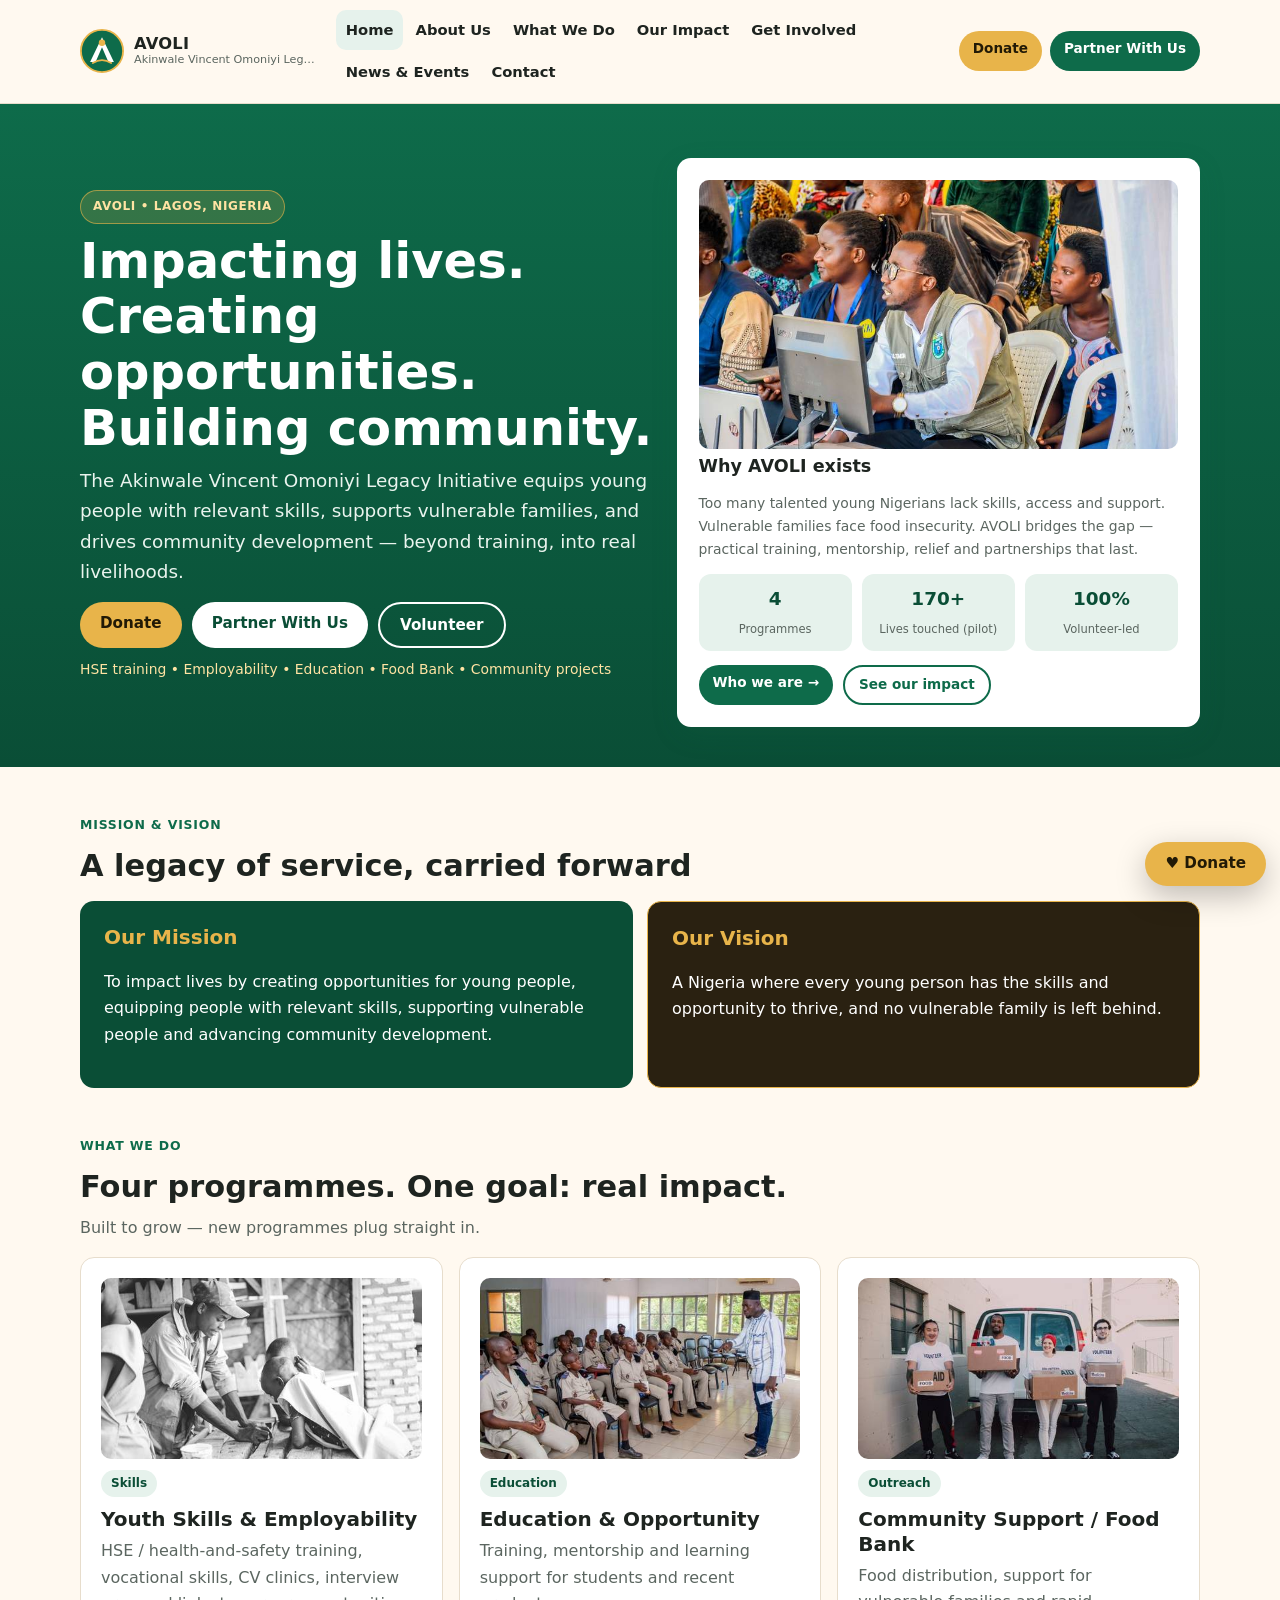
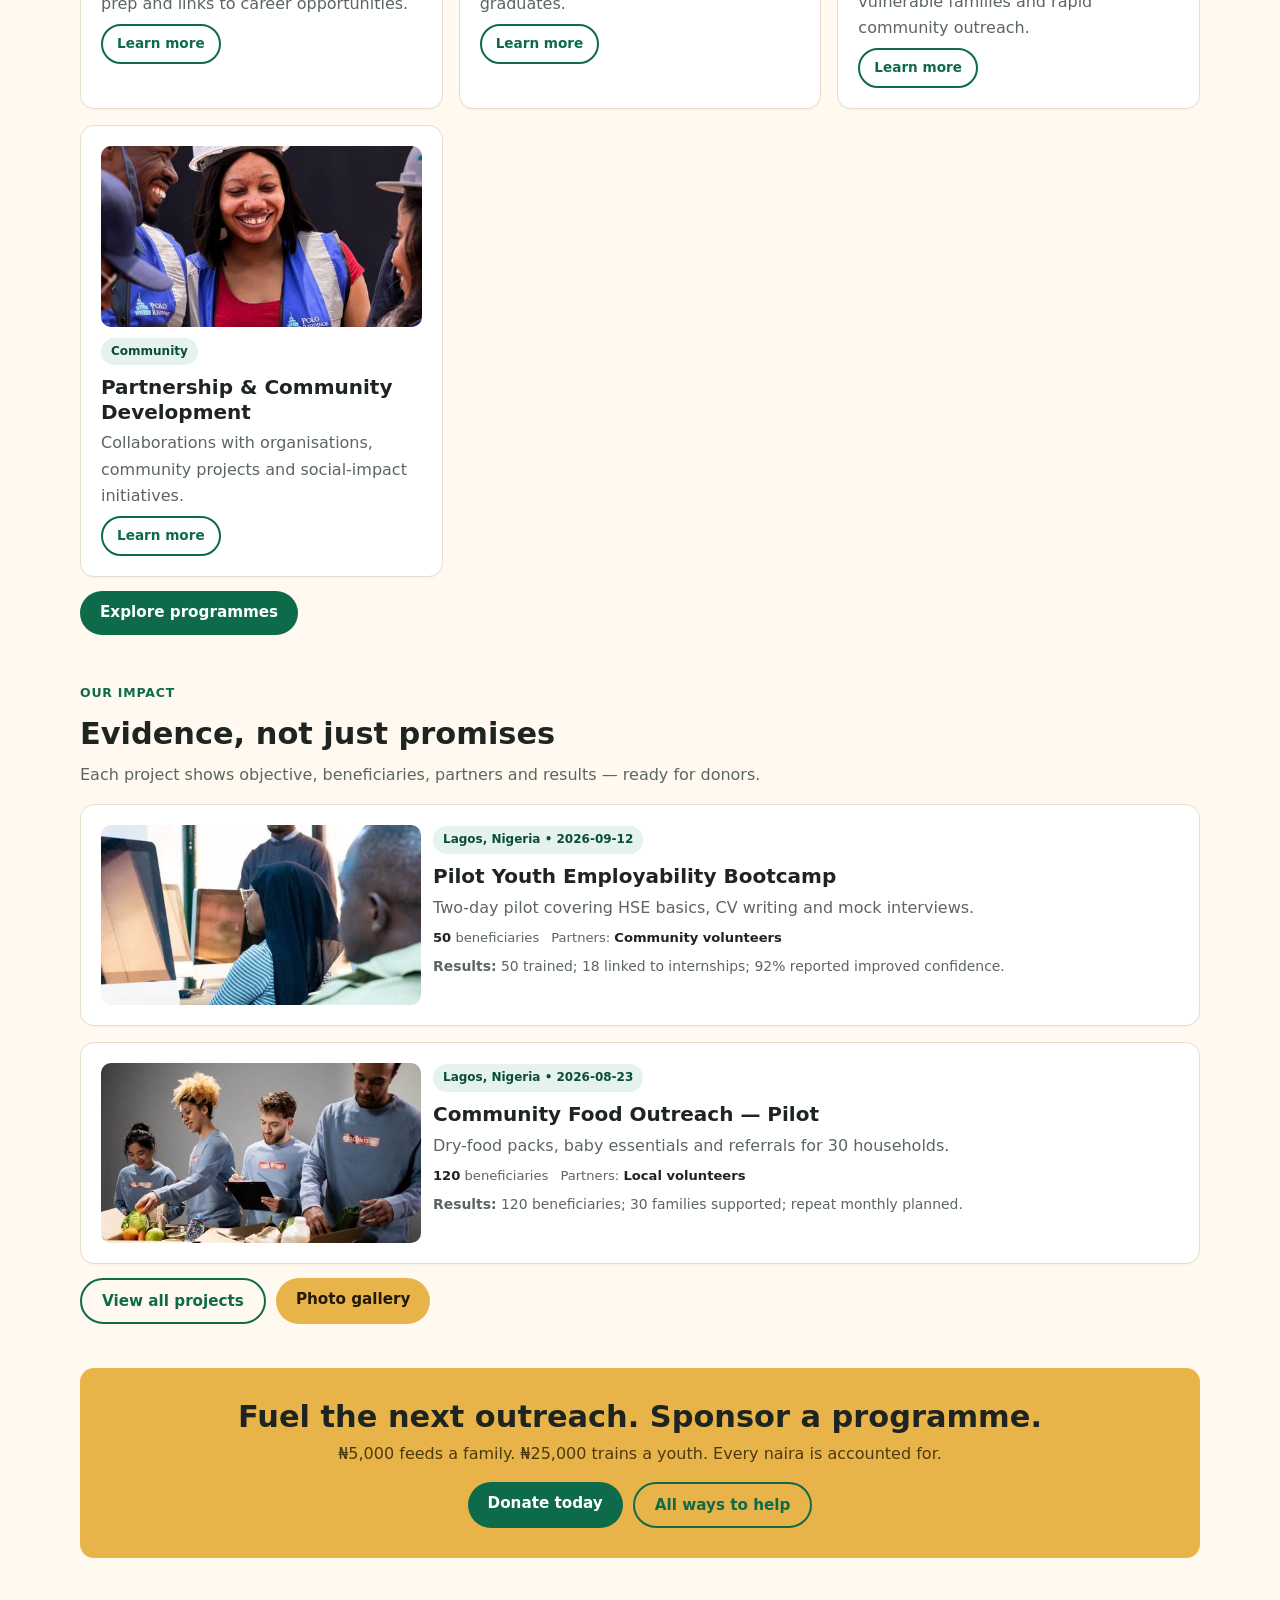
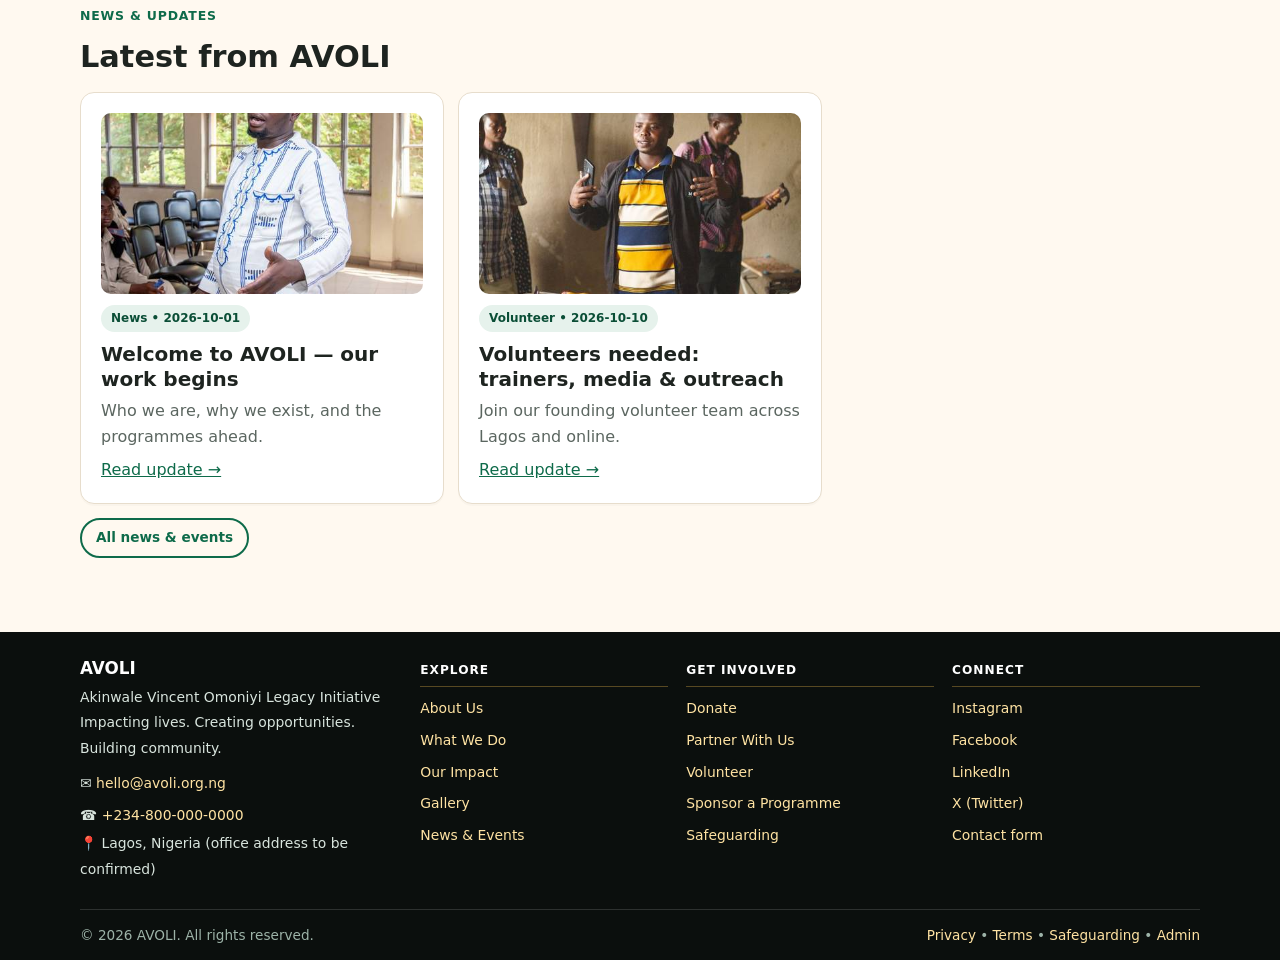
<file: index.html>
<!doctype html>
<html lang="en-NG">
<head>
<meta charset="utf-8">
<meta name="viewport" content="width=device-width,initial-scale=1">
<title>AVOLI — Akinwale Vincent Omoniyi Legacy Initiative | Impacting Lives in Nigeria</title>
<meta name="description" content="AVOLI (Akinwale Vincent Omoniyi Legacy Initiative) impacts lives through youth skills & employability, education, food bank outreach and community development in Nigeria. Donate, partner or volunteer.">
<link rel="canonical" href="https://www.avoli.org.ng/">
<meta property="og:title" content="AVOLI — Impacting Lives. Creating Opportunities.">
<meta property="og:description" content="Youth skills, education, food bank & community development in Nigeria. Donate, partner or volunteer.">
<meta property="og:type" content="website">
<meta property="og:url" content="https://avoli-website.vercel.app/">
<meta property="og:image" content="https://avoli-website.vercel.app/assets/img/social-card.png">
<meta property="og:image:width" content="1200"><meta property="og:image:height" content="630">
<meta name="twitter:card" content="summary_large_image">
<meta name="twitter:title" content="AVOLI — Impacting Lives. Creating Opportunities.">
<meta name="twitter:description" content="Youth skills, education, food bank & community development in Nigeria.">
<meta name="twitter:image" content="https://avoli-website.vercel.app/assets/img/social-card.png">
<link rel="icon" href="assets/logo.svg"><link rel="manifest" href="manifest.webmanifest"><meta name="theme-color" content="#0E6B4A"><link rel="apple-touch-icon" href="apple-touch-icon.png">
<link rel="stylesheet" href="css/style.css">
<script type="application/ld+json">{"@context":"https://schema.org","@type":"NGO","name":"Akinwale Vincent Omoniyi Legacy Initiative","alternateName":"AVOLI","url":"https://www.avoli.org.ng","email":"hello@avoli.org.ng","areaServed":"Nigeria","description":"Youth skills & employability, education, food bank and community development."}</script>
</head>
<body>
<a class="skip" href="#main">Skip to content</a>
<header class="site-header"><div class="container header-inner">
<a class="brand" href="index.html" aria-label="AVOLI home"><img class="brand-mark" src="assets/logo.svg" alt="AVOLI logo"><span class="brand-text"><strong>AVOLI</strong><small>Akinwale Vincent Omoniyi Legacy Initiative</small></span></a>
<button class="nav-toggle" aria-label="Menu">☰ Menu</button>
<nav class="main-nav" aria-label="Main"><ul>
<li><a class="active" href="index.html">Home</a></li>
<li><a href="about.html">About Us</a></li>
<li><a href="what-we-do.html">What We Do</a></li>
<li><a href="impact.html">Our Impact</a></li>
<li><a href="get-involved.html">Get Involved</a></li>
<li><a href="news.html">News & Events</a></li>
<li><a href="contact.html">Contact</a></li>
</ul></nav>
<div class="header-ctas"><a class="btn btn-gold btn-small" href="donate.html">Donate</a><a class="btn btn-primary btn-small" href="partner.html">Partner With Us</a></div>
</div></header>
<main id="main">
<div class="hero"><div class="container hero-inner">
<div>
<span class="eyebrow">AVOLI • Lagos, Nigeria</span>
<h1>Impacting lives. Creating opportunities. Building community.</h1>
<p class="lead">The Akinwale Vincent Omoniyi Legacy Initiative equips young people with relevant skills, supports vulnerable families, and drives community development — beyond training, into real livelihoods.</p>
<div class="btn-row">
<a class="btn btn-gold" href="donate.html">Donate</a>
<a class="btn btn-primary" style="background:#fff;color:#0A4E36" href="partner.html">Partner With Us</a>
<a class="btn btn-outline" style="border-color:#fff;color:#fff" href="volunteer.html">Volunteer</a>
</div>
<p class="small" style="color:#FFE3A3;margin-top:10px">HSE training • Employability • Education • Food Bank • Community projects</p>
</div>
<div class="hero-card">
<img src="assets/img/hero-community.jpg" srcset="assets/img/hero-community-480.jpg 480w, assets/img/hero-community-800.jpg 800w, assets/img/hero-community.jpg 1400w" sizes="(max-width:900px) 92vw, 500px" alt="Community members learning together at an AVOLI-style outreach" style="border-radius:10px;width:100%;object-fit:cover;aspect-ratio:16/9" fetchpriority="high">
<h2>Why AVOLI exists</h2>
<p class="muted small">Too many talented young Nigerians lack skills, access and support. Vulnerable families face food insecurity. AVOLI bridges the gap — practical training, mentorship, relief and partnerships that last.</p>
<div class="stat-grid">
<div class="stat"><strong data-stat>4</strong><span>Programmes</span></div>
<div class="stat"><strong>170+</strong><span>Lives touched (pilot)</span></div>
<div class="stat"><strong>100%</strong><span>Volunteer-led</span></div>
</div>
<div class="btn-row"><a class="btn btn-primary btn-small" href="about.html">Who we are →</a><a class="btn btn-outline btn-small" href="impact.html">See our impact</a></div>
</div>
</div></div>
<section class="block"><div class="container">
<div class="section-head"><span class="kicker">Mission & Vision</span><h2>A legacy of service, carried forward</h2></div>
<div class="mission-vision">
<div class="mv"><h3>Our Mission</h3><p>To impact lives by creating opportunities for young people, equipping people with relevant skills, supporting vulnerable people and advancing community development.</p></div>
<div class="mv gold"><h3>Our Vision</h3><p>A Nigeria where every young person has the skills and opportunity to thrive, and no vulnerable family is left behind.</p></div>
</div>
</div></section>
<section class="block" style="padding-top:0"><div class="container">
<div class="section-head"><span class="kicker">What we do</span><h2>Four programmes. One goal: real impact.</h2><p>Built to grow — new programmes plug straight in.</p></div>
<div class="grid cards-3" data-programmes><p class="muted">Loading programmes…</p></div>
<div class="btn-row"><a class="btn btn-primary" href="what-we-do.html">Explore programmes</a></div>
</div></section>
<section class="block" style="padding-top:0"><div class="container">
<div class="section-head"><span class="kicker">Our impact</span><h2>Evidence, not just promises</h2><p>Each project shows objective, beneficiaries, partners and results — ready for donors.</p></div>
<div class="grid" data-projects="2"><p class="muted">Loading projects…</p></div>
<div class="btn-row"><a class="btn btn-outline" href="impact.html">View all projects</a><a class="btn btn-gold" href="gallery.html">Photo gallery</a></div>
</div></section>
<section class="block" style="padding-top:0"><div class="container">
<div class="cta-band"><h2>Fuel the next outreach. Sponsor a programme.</h2><p>₦5,000 feeds a family. ₦25,000 trains a youth. Every naira is accounted for.</p>
<div class="btn-row" style="justify-content:center"><a class="btn btn-primary" href="donate.html">Donate today</a><a class="btn btn-outline" href="get-involved.html">All ways to help</a></div></div>
</div></section>
<section class="block" style="padding-top:0"><div class="container">
<div class="section-head"><span class="kicker">News & updates</span><h2>Latest from AVOLI</h2></div>
<div class="news-grid" data-news="3"><p class="muted">Loading news…</p></div>
<div class="btn-row"><a class="btn btn-outline btn-small" href="news.html">All news & events</a></div>
</div></section>
</main>
<a class="btn btn-gold fab-donate" href="donate.html">♥ Donate</a>
<footer><div class="container footer-grid">
<div><h3 style="color:#fff">AVOLI</h3><p class="small">Akinwale Vincent Omoniyi Legacy Initiative<br>Impacting lives. Creating opportunities. Building community.</p><p class="small">✉ <a data-org-email href="mailto:hello@avoli.org.ng">hello@avoli.org.ng</a><br>☎ <a data-org-phone href="tel:+2348000000000">+234-800-000-0000</a><br>📍 <span data-org-address>Lagos, Nigeria</span></p></div>
<div><h4 style="color:#fff">Explore</h4><p class="small"><a href="about.html">About Us</a><br><a href="what-we-do.html">What We Do</a><br><a href="impact.html">Our Impact</a><br><a href="gallery.html">Gallery</a><br><a href="news.html">News & Events</a></p></div>
<div><h4 style="color:#fff">Get Involved</h4><p class="small"><a href="donate.html">Donate</a><br><a href="partner.html">Partner With Us</a><br><a href="volunteer.html">Volunteer</a><br><a href="get-involved.html">Sponsor a Programme</a><br><a href="safeguarding.html">Safeguarding</a></p></div>
<div><h4 style="color:#fff">Connect</h4><p class="small"><a data-social-instagram href="#">Instagram</a><br><a data-social-facebook href="#">Facebook</a><br><a data-social-linkedin href="#">LinkedIn</a><br><a data-social-x href="#">X (Twitter)</a><br><a href="contact.html">Contact form</a></p></div>
</div><div class="container foot-note"><span>© <span data-year>2026</span> AVOLI. All rights reserved.</span><span><a href="privacy.html">Privacy</a> • <a href="terms.html">Terms</a> • <a href="safeguarding.html">Safeguarding</a> • <a href="admin/">Admin</a></span></div></footer>
<script src="js/main.js"></script>
</body></html>
</file>
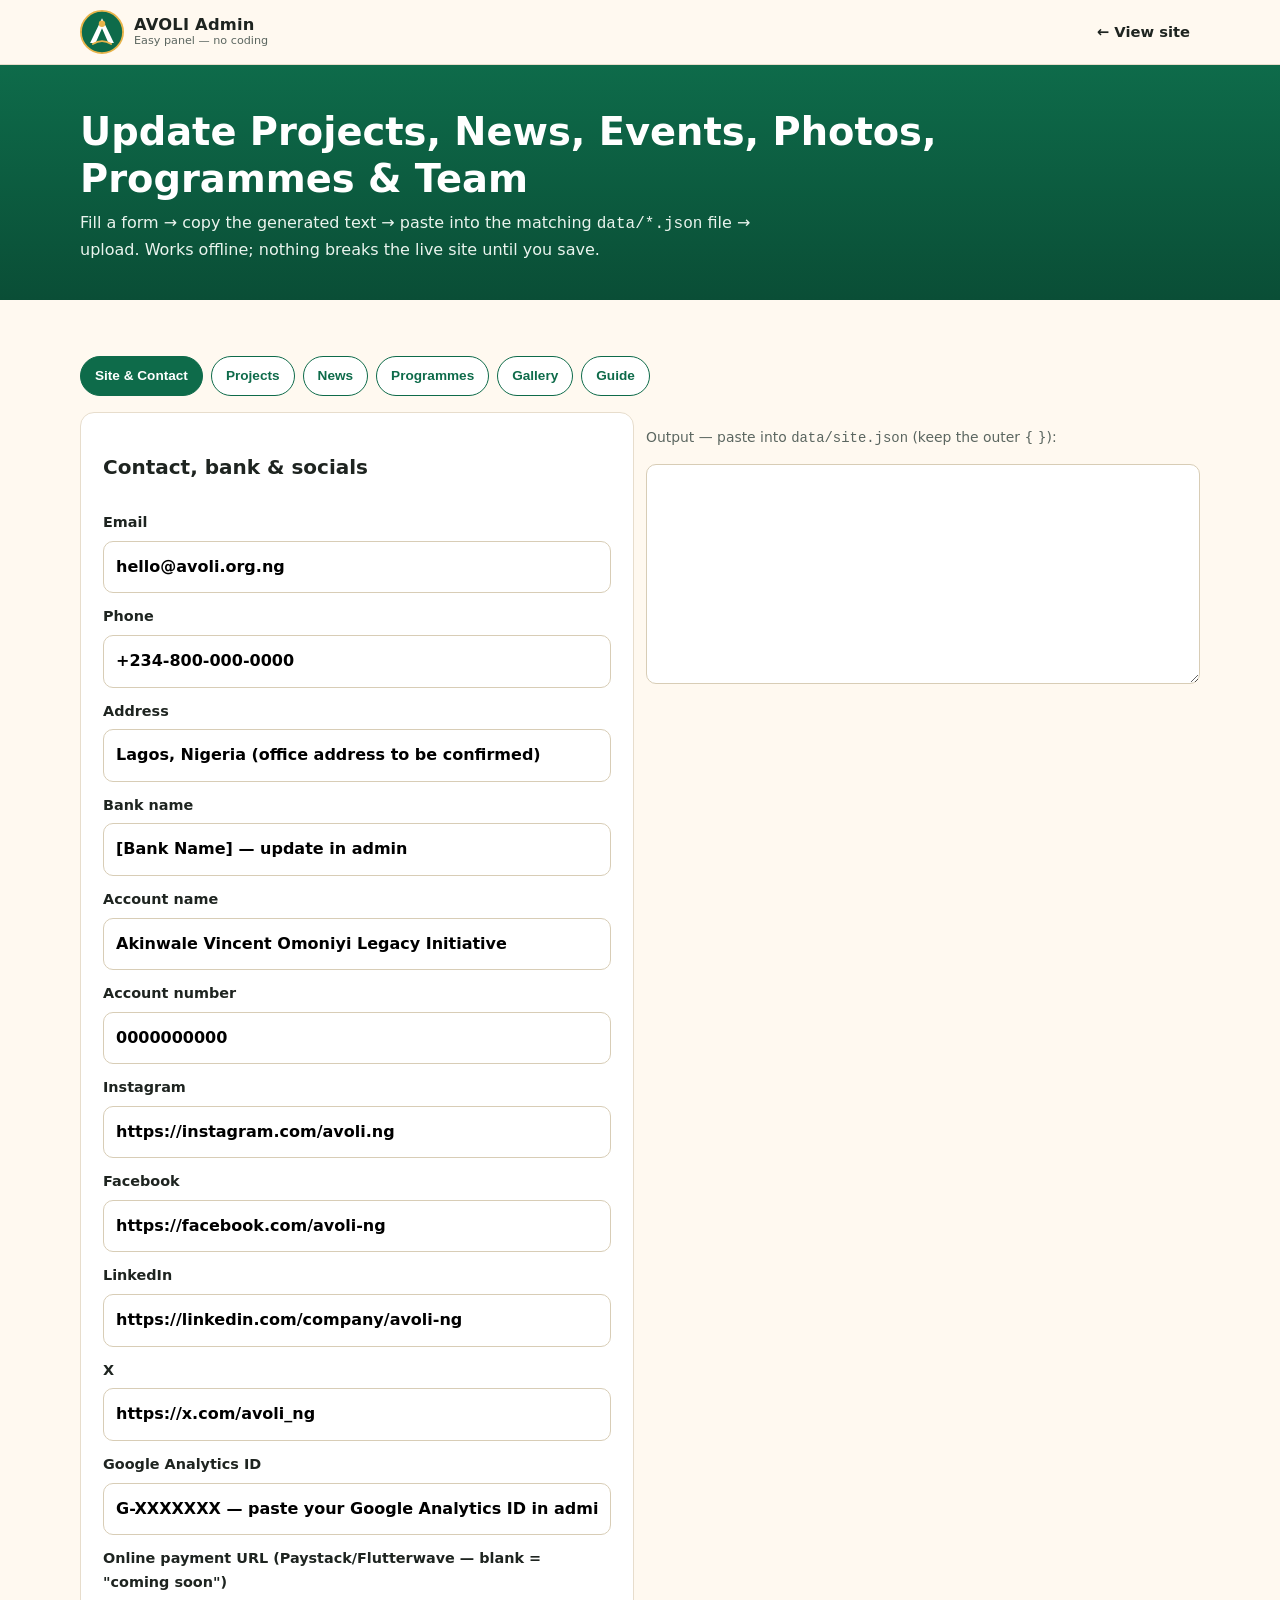
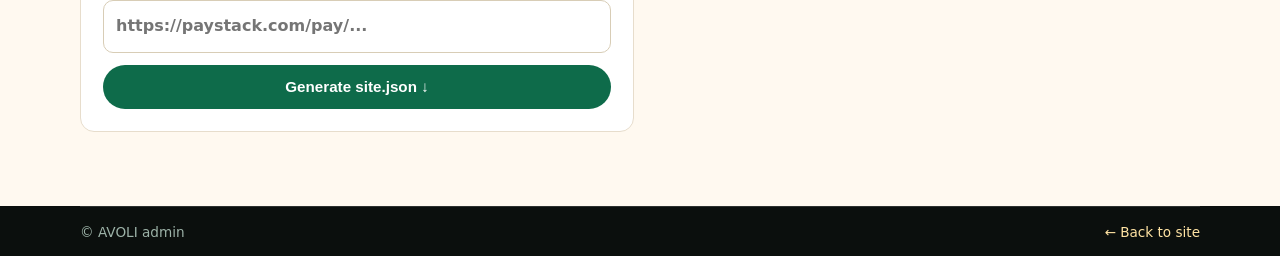
<file: admin/index.html>
<!doctype html><html lang="en"><head><meta charset="utf-8"><meta name="viewport" content="width=device-width,initial-scale=1">
<title>AVOLI Admin — easy updates</title><link rel="icon" href="../assets/logo.svg"><link rel="manifest" href="../manifest.webmanifest"><meta name="theme-color" content="#0E6B4A"><link rel="apple-touch-icon" href="../apple-touch-icon.png"><link rel="stylesheet" href="../css/style.css"><meta name="robots" content="noindex">
<style>.tabs{display:flex;flex-wrap:wrap;gap:8px;margin:12px 0}.tabpane{display:none}.tabpane.on{display:block}textarea.code{font-family:Consolas,monospace;font-size:.8rem;min-height:220px}.two{display:grid;gap:12px}@media(min-width:860px){.two{grid-template-columns:1fr 1fr}}</style></head>
<body><header class="site-header"><div class="container header-inner">
<a class="brand" href="../index.html"><img class="brand-mark" src="../assets/logo.svg" alt=""><span class="brand-text"><strong>AVOLI Admin</strong><small>Easy panel — no coding</small></span></a>
<button class="nav-toggle">☰ Menu</button><nav class="main-nav"><ul><li><a href="../index.html">← View site</a></li></ul></nav></div></header>
<main><div class="page-hero"><div class="container"><h1>Update Projects, News, Events, Photos, Programmes & Team</h1><p>Fill a form → copy the generated text → paste into the matching <code>data/*.json</code> file → upload. Works offline; nothing breaks the live site until you save.</p></div></div>
<section class="block"><div class="container">
<div class="tabs" id="tabs">
<button class="chip on" data-t="site">Site & Contact</button>
<button class="chip" data-t="projects">Projects</button>
<button class="chip" data-t="news">News</button>
<button class="chip" data-t="programmes">Programmes</button>
<button class="chip" data-t="gallery">Gallery</button>
<button class="chip" data-t="guide">Guide</button>
</div>
<div class="tabpane on" id="pane-site"><div class="two">
<form class="fieldset" id="f-site"><h3>Contact, bank & socials</h3>
<label>Email<input id="s-email"></label><label>Phone<input id="s-phone"></label><label>Address<input id="s-address"></label>
<label>Bank name<input id="s-bank"></label><label>Account name<input id="s-accname"></label><label>Account number<input id="s-accno"></label>
<label>Instagram<input id="s-ig"></label><label>Facebook<input id="s-fb"></label><label>LinkedIn<input id="s-li"></label><label>X<input id="s-x"></label>
<label>Google Analytics ID<input id="s-ga" placeholder="G-XXXXXXX"></label>
<label>Online payment URL (Paystack/Flutterwave — blank = "coming soon")<input id="s-pay" placeholder="https://paystack.com/pay/..."></label>
<button class="btn btn-primary" type="button" id="b-site">Generate site.json ↓</button></form>
<div><p class="small muted">Output — paste into <code>data/site.json</code> (keep the outer { }):</p><textarea class="code" id="o-site" readonly></textarea></div></div></div>
<div class="tabpane" id="pane-projects"><div class="two">
<form class="fieldset" id="f-proj"><h3>Add a project</h3>
<label>Project name<input id="p-name" required></label>
<div class="two"><label>Date<input id="p-date" type="date"></label><label>Location<input id="p-loc" value="Lagos, Nigeria"></label></div>
<label>Objective<input id="p-obj"></label>
<div class="two"><label>Beneficiaries<input id="p-ben" type="number" value="50"></label><label>Partners<input id="p-part"></label></div>
<label>Photo path<input id="p-img" value="assets/img/project-bootcamp.jpg"></label>
<label>Short description<textarea id="p-desc" rows="2"></textarea></label>
<label>Results / impact<textarea id="p-res" rows="2"></textarea></label>
<button class="btn btn-primary" type="button" id="b-proj">Add → preview JSON ↓</button></form>
<div><p class="small muted">Paste this array into <code>data/projects.json</code> (replaces file):</p><textarea class="code" id="o-proj" readonly></textarea><div id="v-proj" class="grid" style="margin-top:10px"></div></div></div></div>
<div class="tabpane" id="pane-news"><div class="two">
<form class="fieldset"><h3>Add news / event</h3>
<label>Title<input id="n-title"></label><div class="two"><label>Date<input id="n-date" type="date"></label><label>Category<select id="n-cat"><option>News</option><option>Training</option><option>Food Bank</option><option>Partnership</option><option>Success story</option><option>Event</option></select></label></div>
<label>Excerpt<input id="n-ex"></label><label>Body<textarea id="n-body" rows="4"></textarea></label>
<button class="btn btn-primary" type="button" id="b-news">Add → preview JSON ↓</button></form>
<div><textarea class="code" id="o-news" readonly></textarea></div></div></div>
<div class="tabpane" id="pane-programmes"><div class="two">
<form class="fieldset"><h3>Add programme</h3>
<label>Title<input id="g-title"></label><label>Tag<input id="g-tag" value="Skills"></label><label>Summary<input id="g-sum"></label><label>Details<textarea id="g-det" rows="3"></textarea></label>
<button class="btn btn-primary" type="button" id="b-prog">Add → preview JSON ↓</button></form>
<div><textarea class="code" id="o-prog" readonly></textarea></div></div></div>
<div class="tabpane" id="pane-gallery"><div class="two">
<form class="fieldset"><h3>Add photo</h3>
<label>Image path<input id="gl-src" value="assets/img/"></label><label>Caption<input id="gl-cap"></label><label>Programme<select id="gl-prog"><option>Youth Skills & Employability</option><option>Education & Opportunity</option><option>Community Support / Food Bank</option><option>Partnership & Community Development</option></select></label>
<button class="btn btn-primary" type="button" id="b-gal">Add → preview JSON ↓</button></form>
<div><textarea class="code" id="o-gal" readonly></textarea></div></div></div>
<div class="tabpane" id="pane-guide"><div class="card"><h3>How updating works (2 minutes)</h3><p class="small">1. Edit in a tab, click the generate button.<br>2. Select-all the output box, copy.<br>3. Open the matching file in <code>data/</code>, replace everything, save.<br>4. Upload changed files + new photos in <code>assets/</code> to your host (cPanel / Netlify / Vercel).<br><br><b>Photos:</b> phone photos are fine — keep each under ~500KB (use your phone's "medium" share size), landscape works best.<br><b>Videos:</b> upload to YouTube, paste the link in a News post or Gallery caption.<br><b>Forms:</b> launch version opens the visitor's email app (free, no server). Later: create a free Formspree form and paste its URL into <code>js/main.js</code> — ask your developer, 10 minutes.<br><b>Analytics:</b> paste your GA ID in Site tab → appears site-wide.</p></div></div>
</div></section></main>
<footer><div class="container foot-note"><span>© AVOLI admin</span><span><a href="../index.html">← Back to site</a></span></div></footer>
<script>
const $=id=>document.getElementById(id);
document.querySelector('#tabs').addEventListener('click',e=>{const b=e.target.closest('button');if(!b)return;document.querySelectorAll('#tabs .chip').forEach(x=>x.classList.remove('on'));b.classList.add('on');document.querySelectorAll('.tabpane').forEach(p=>p.classList.remove('on'));$('pane-'+b.dataset.t).classList.add('on');});
document.querySelector('.nav-toggle').onclick=()=>document.querySelector('.main-nav').classList.toggle('open');
async function j(p){try{const r=await fetch('../data/'+p);return await r.json();}catch{return null;}}
let projects=[],news=[],progs=[],gallery=[],site=null;
(async()=>{site=await j('site.json');projects=await j('projects.json')||[];news=await j('news.json')||[];progs=await j('programmes.json')||[];gallery=await j('gallery.json')||[];
if(site){$('s-email').value=site.org.email||'';$('s-phone').value=site.org.phone||'';$('s-address').value=site.org.address||'';$('s-bank').value=(site.org.bank||{}).bank_name||'';$('s-accname').value=(site.org.bank||{}).account_name||'';$('s-accno').value=(site.org.bank||{}).account_number||'';$('s-ig').value=(site.org.social||{}).instagram||'';$('s-fb').value=(site.org.social||{}).facebook||'';$('s-li').value=(site.org.social||{}).linkedin||'';$('s-x').value=(site.org.social||{}).x||'';$('s-ga').value=(site.analytics||{}).ga_id||'';$('s-pay').value=(site.payment||{}).url||'';}
renderAll();})();
function renderAll(){$('o-proj').value=JSON.stringify(projects,null,2);$('o-news').value=JSON.stringify(news,null,2);$('o-prog').value=JSON.stringify(progs,null,2);$('o-gal').value=JSON.stringify(gallery,null,2);
$('v-proj').innerHTML=projects.map(p=>`<div class="card small"><b>${p.name}</b><br>${p.date} • ${p.location} • ${p.beneficiaries} beneficiaries</div>`).join('');}
$('b-site').onclick=()=>{site.org.email=$('s-email').value;site.org.phone=$('s-phone').value;site.org.address=$('s-address').value;site.org.bank.bank_name=$('s-bank').value;site.org.bank.account_name=$('s-accname').value;site.org.bank.account_number=$('s-accno').value;site.org.social.instagram=$('s-ig').value;site.org.social.facebook=$('s-fb').value;site.org.social.linkedin=$('s-li').value;site.org.social.x=$('s-x').value;site.analytics.ga_id=$('s-ga').value;site.payment=site.payment||{};site.payment.url=$('s-pay').value.trim();$('o-site').value=JSON.stringify(site,null,2);};
$('b-proj').onclick=()=>{projects.unshift({id:(($('p-name').value||'project').toLowerCase().replace(/[^a-z0-9]+/g,'-')).slice(0,40),name:$('p-name').value,date:$('p-date').value,location:$('p-loc').value,objective:$('p-obj').value,beneficiaries:parseInt($('p-ben').value||'0'),partners:$('p-part').value,image:$('p-img').value,description:$('p-desc').value,results:$('p-res').value});renderAll();};
$('b-news').onclick=()=>{news.unshift({id:(($('n-title').value||'post').toLowerCase().replace(/[^a-z0-9]+/g,'-')).slice(0,40),title:$('n-title').value,date:$('n-date').value,category:$('n-cat').value,image:'assets/img/news-welcome.jpg',excerpt:$('n-ex').value,body:$('n-body').value});renderAll();};
$('b-prog').onclick=()=>{progs.push({id:(($('g-title').value||'prog').toLowerCase().replace(/[^a-z0-9]+/g,'-')).slice(0,40),title:$('g-title').value,tag:$('g-tag').value,summary:$('g-sum').value,details:$('g-det').value,image:'assets/img/prog-skills.jpg'});renderAll();};
$('b-gal').onclick=()=>{gallery.push({src:$('gl-src').value,caption:$('gl-cap').value,programme:$('gl-prog').value});renderAll();};
</script></body></html>
</file>
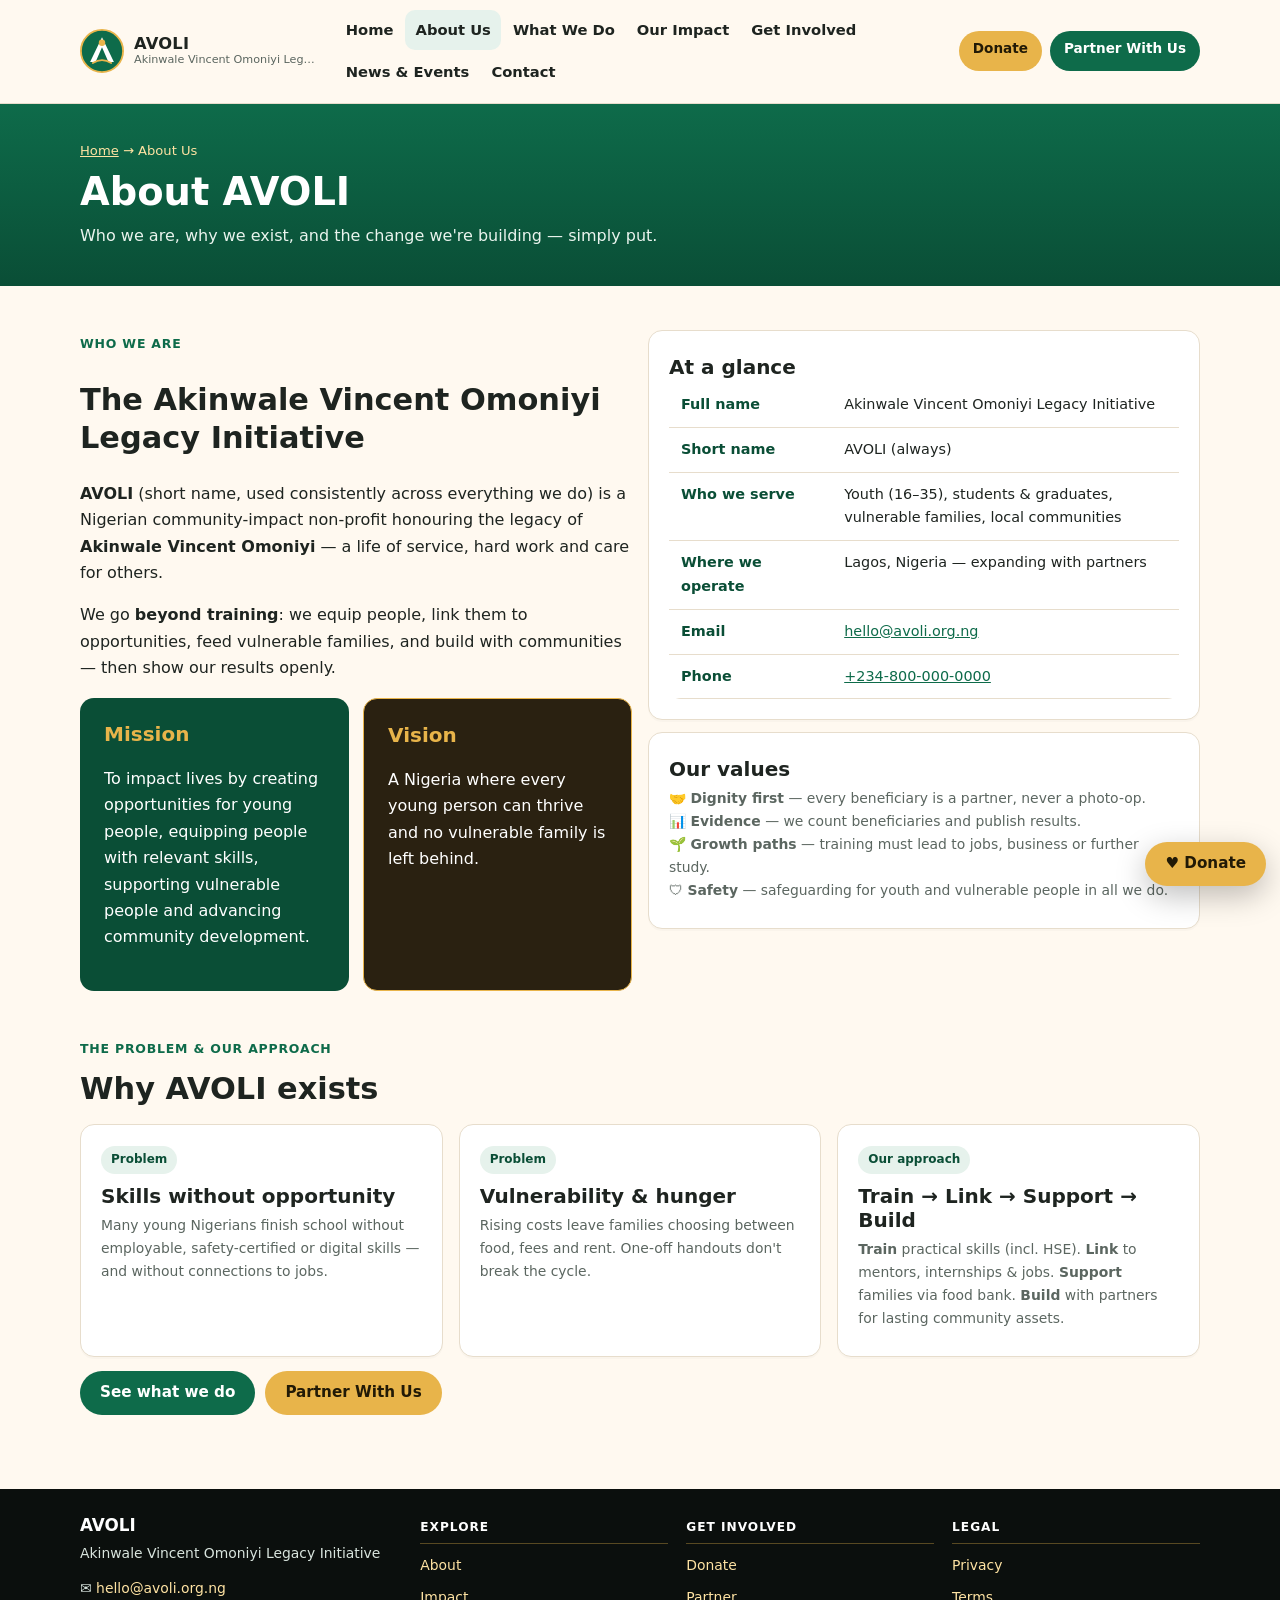
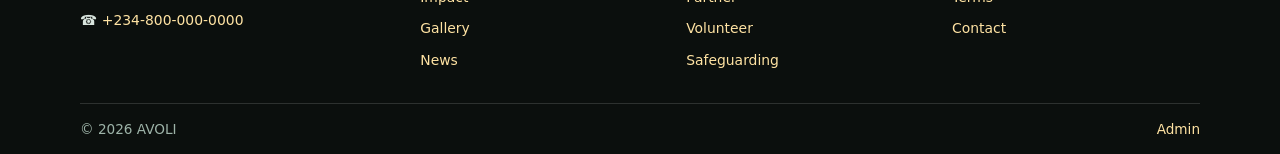
<file: about.html>
<!doctype html><html lang="en-NG"><head><meta charset="utf-8"><meta name="viewport" content="width=device-width,initial-scale=1">
<title>About Us — AVOLI</title><meta name="description" content="Who AVOLI is, why we exist, who we serve, where we operate and how we create impact."><link rel="icon" href="assets/logo.svg"><link rel="manifest" href="manifest.webmanifest"><meta name="theme-color" content="#0E6B4A"><link rel="apple-touch-icon" href="apple-touch-icon.png"><link rel="stylesheet" href="css/style.css">
<meta property="og:title" content="About Us — AVOLI"><meta property="og:description" content="Who AVOLI is, why we exist, who we serve, where we operate and how we create impact."><meta property="og:type" content="website"><meta property="og:url" content="https://avoli-website.vercel.app/about.html"><meta property="og:image" content="https://avoli-website.vercel.app/assets/img/social-card.png"><meta name="twitter:card" content="summary_large_image"><meta name="twitter:image" content="https://avoli-website.vercel.app/assets/img/social-card.png"></head>
<body><a class="skip" href="#main">Skip to content</a>
<header class="site-header"><div class="container header-inner">
<a class="brand" href="index.html"><img class="brand-mark" src="assets/logo.svg" alt="AVOLI logo"><span class="brand-text"><strong>AVOLI</strong><small>Akinwale Vincent Omoniyi Legacy Initiative</small></span></a>
<button class="nav-toggle">☰ Menu</button>
<nav class="main-nav"><ul><li><a href="index.html">Home</a></li><li><a class="active" href="about.html">About Us</a></li><li><a href="what-we-do.html">What We Do</a></li><li><a href="impact.html">Our Impact</a></li><li><a href="get-involved.html">Get Involved</a></li><li><a href="news.html">News & Events</a></li><li><a href="contact.html">Contact</a></li></ul></nav>
<div class="header-ctas"><a class="btn btn-gold btn-small" href="donate.html">Donate</a><a class="btn btn-primary btn-small" href="partner.html">Partner With Us</a></div></div></header>
<main id="main"><div class="page-hero"><div class="container"><div class="breadcrumb"><a href="index.html">Home</a> → About Us</div><h1>About AVOLI</h1><p>Who we are, why we exist, and the change we're building — simply put.</p></div></div>
<section class="block"><div class="container grid split">
<div><span class="kicker">Who we are</span><h2>The Akinwale Vincent Omoniyi Legacy Initiative</h2>
<p><b>AVOLI</b> (short name, used consistently across everything we do) is a Nigerian community-impact non-profit honouring the legacy of <b>Akinwale Vincent Omoniyi</b> — a life of service, hard work and care for others.</p>
<p>We go <b>beyond training</b>: we equip people, link them to opportunities, feed vulnerable families, and build with communities — then show our results openly.</p>
<div class="mission-vision" style="margin-top:14px"><div class="mv"><h3>Mission</h3><p>To impact lives by creating opportunities for young people, equipping people with relevant skills, supporting vulnerable people and advancing community development.</p></div><div class="mv gold"><h3>Vision</h3><p>A Nigeria where every young person can thrive and no vulnerable family is left behind.</p></div></div></div>
<div><div class="card"><h3>At a glance</h3><table class="info"><tr><th>Full name</th><td>Akinwale Vincent Omoniyi Legacy Initiative</td></tr><tr><th>Short name</th><td>AVOLI (always)</td></tr><tr><th>Who we serve</th><td>Youth (16–35), students & graduates, vulnerable families, local communities</td></tr><tr><th>Where we operate</th><td>Lagos, Nigeria — expanding with partners</td></tr><tr><th>Email</th><td><a data-org-email href="mailto:hello@avoli.org.ng">hello@avoli.org.ng</a></td></tr><tr><th>Phone</th><td><a data-org-phone href="#">+234-800-000-0000</a></td></tr></table></div>
<div class="card" style="margin-top:12px"><h3>Our values</h3><p class="small">🤝 <b>Dignity first</b> — every beneficiary is a partner, never a photo-op.<br>📊 <b>Evidence</b> — we count beneficiaries and publish results.<br>🌱 <b>Growth paths</b> — training must lead to jobs, business or further study.<br>🛡 <b>Safety</b> — safeguarding for youth and vulnerable people in all we do.</p></div></div>
</div></section>
<section class="block" style="padding-top:0"><div class="container"><div class="section-head"><span class="kicker">The problem & our approach</span><h2>Why AVOLI exists</h2></div>
<div class="grid cards-3">
<div class="card"><span class="tag">Problem</span><h3>Skills without opportunity</h3><p class="small">Many young Nigerians finish school without employable, safety-certified or digital skills — and without connections to jobs.</p></div>
<div class="card"><span class="tag">Problem</span><h3>Vulnerability & hunger</h3><p class="small">Rising costs leave families choosing between food, fees and rent. One-off handouts don't break the cycle.</p></div>
<div class="card"><span class="tag">Our approach</span><h3>Train → Link → Support → Build</h3><p class="small"><b>Train</b> practical skills (incl. HSE). <b>Link</b> to mentors, internships & jobs. <b>Support</b> families via food bank. <b>Build</b> with partners for lasting community assets.</p></div>
</div>
<div class="btn-row"><a class="btn btn-primary" href="what-we-do.html">See what we do</a><a class="btn btn-gold" href="partner.html">Partner With Us</a></div>
</div></section></main>
<a class="btn btn-gold fab-donate" href="donate.html">♥ Donate</a>
<footer><div class="container footer-grid"><div><h3 style="color:#fff">AVOLI</h3><p class="small">Akinwale Vincent Omoniyi Legacy Initiative</p><p class="small">✉ <a data-org-email href="#">hello@avoli.org.ng</a><br>☎ <a data-org-phone href="#">+234-800-000-0000</a></p></div><div><h4 style="color:#fff">Explore</h4><p class="small"><a href="about.html">About</a><br><a href="impact.html">Impact</a><br><a href="gallery.html">Gallery</a><br><a href="news.html">News</a></p></div><div><h4 style="color:#fff">Get Involved</h4><p class="small"><a href="donate.html">Donate</a><br><a href="partner.html">Partner</a><br><a href="volunteer.html">Volunteer</a><br><a href="safeguarding.html">Safeguarding</a></p></div><div><h4 style="color:#fff">Legal</h4><p class="small"><a href="privacy.html">Privacy</a><br><a href="terms.html">Terms</a><br><a href="contact.html">Contact</a></p></div></div><div class="container foot-note"><span>© <span data-year>2026</span> AVOLI</span><span><a href="admin/">Admin</a></span></div></footer>
<script src="js/main.js"></script></body></html>
</file>
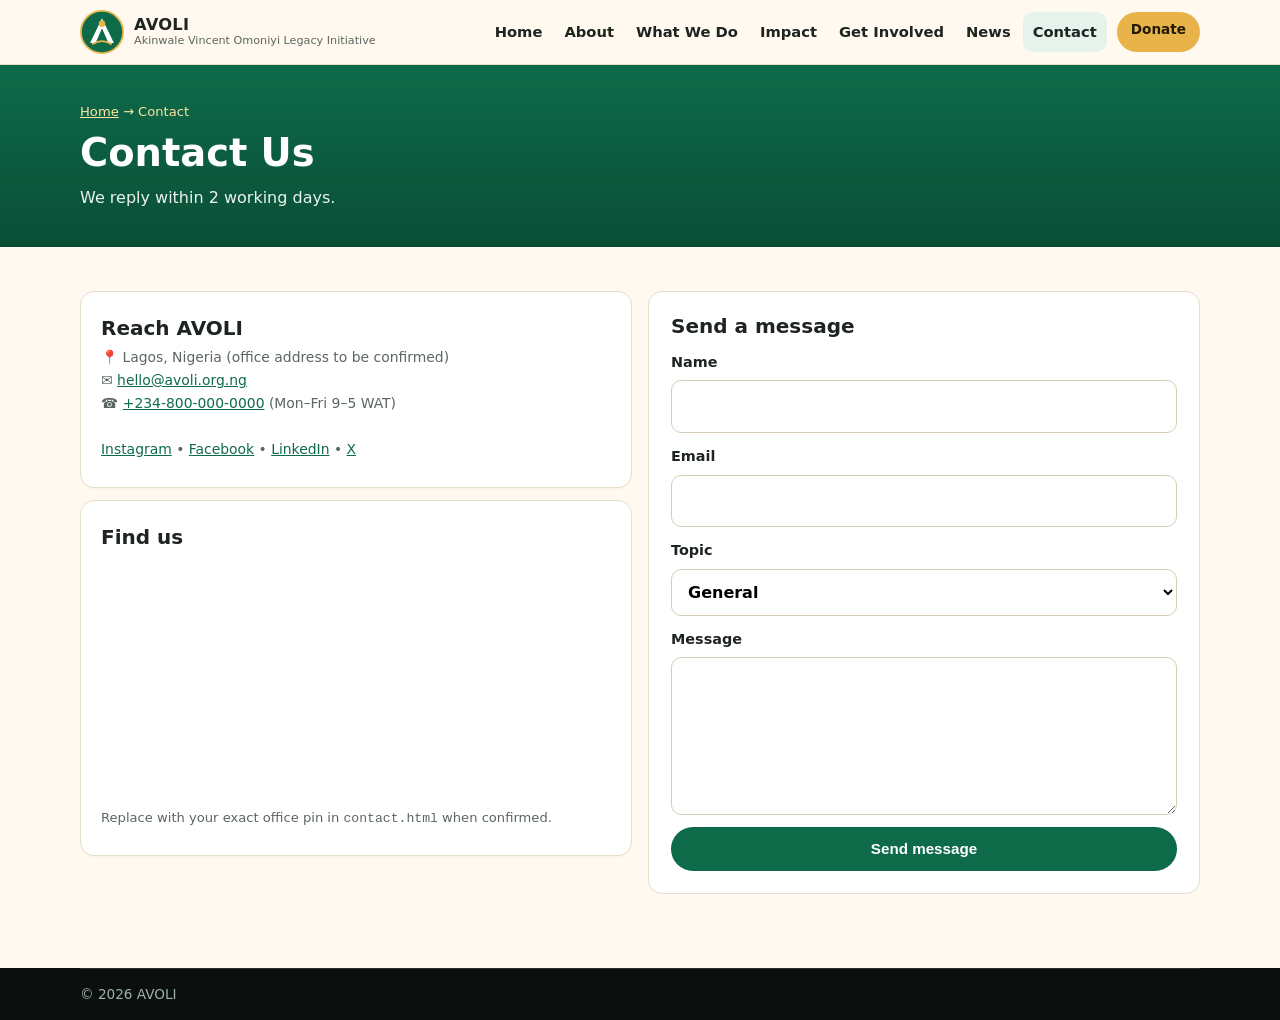
<file: contact.html>
<!doctype html><html lang="en-NG"><head><meta charset="utf-8"><meta name="viewport" content="width=device-width,initial-scale=1">
<title>Contact Us — AVOLI</title><meta name="description" content="Contact AVOLI: office address, phone, email, socials and contact form."><link rel="icon" href="assets/logo.svg"><link rel="manifest" href="manifest.webmanifest"><meta name="theme-color" content="#0E6B4A"><link rel="apple-touch-icon" href="apple-touch-icon.png"><link rel="stylesheet" href="css/style.css">
<meta property="og:title" content="Contact Us — AVOLI"><meta property="og:description" content="Office address, phone, email, socials and contact form."><meta property="og:type" content="website"><meta property="og:url" content="https://avoli-website.vercel.app/contact.html"><meta property="og:image" content="https://avoli-website.vercel.app/assets/img/social-card.png"><meta name="twitter:card" content="summary_large_image"><meta name="twitter:image" content="https://avoli-website.vercel.app/assets/img/social-card.png"></head>
<body><header class="site-header"><div class="container header-inner">
<a class="brand" href="index.html"><img class="brand-mark" src="assets/logo.svg" alt="AVOLI logo"><span class="brand-text"><strong>AVOLI</strong><small>Akinwale Vincent Omoniyi Legacy Initiative</small></span></a>
<button class="nav-toggle">☰ Menu</button>
<nav class="main-nav"><ul><li><a href="index.html">Home</a></li><li><a href="about.html">About</a></li><li><a href="what-we-do.html">What We Do</a></li><li><a href="impact.html">Impact</a></li><li><a href="get-involved.html">Get Involved</a></li><li><a href="news.html">News</a></li><li><a class="active" href="contact.html">Contact</a></li></ul></nav>
<div class="header-ctas"><a class="btn btn-gold btn-small" href="donate.html">Donate</a></div></div></header>
<main><div class="page-hero"><div class="container"><div class="breadcrumb"><a href="index.html">Home</a> → Contact</div><h1>Contact Us</h1><p>We reply within 2 working days.</p></div></div>
<section class="block"><div class="container grid split">
<div><div class="card"><h3>Reach AVOLI</h3><p class="small">📍 <span data-org-address>Lagos, Nigeria (office address to be confirmed)</span><br>✉ <a data-org-email href="#">hello@avoli.org.ng</a><br>☎ <a data-org-phone href="#">+234-800-000-0000</a> (Mon–Fri 9–5 WAT)<br><br><a data-social-instagram href="#">Instagram</a> • <a data-social-facebook href="#">Facebook</a> • <a data-social-linkedin href="#">LinkedIn</a> • <a data-social-x href="#">X</a></p></div>
<div class="card" style="margin-top:12px"><h3>Find us</h3><iframe title="AVOLI map — Lagos" src="https://www.google.com/maps?q=Lagos,Nigeria&output=embed" style="border:0;width:100%;height:240px;border-radius:10px" loading="lazy"></iframe><p class="hint">Replace with your exact office pin in <code>contact.html</code> when confirmed.</p></div></div>
<div><form class="fieldset" data-avoli-form data-subject="Contact form — AVOLI website"><h3 style="margin:0">Send a message</h3>
<label>Name<input name="name" required></label><label>Email<input name="email" type="email" required></label>
<label>Topic<select name="topic"><option>General</option><option>Donations</option><option>Partnership</option><option>Volunteering</option><option>Safeguarding concern</option><option>Media</option></select></label>
<label>Message<textarea name="message" rows="5" required></textarea></label>
<button class="btn btn-primary" type="submit">Send message</button><p data-form-ok class="success small" hidden>Thank you — your email app should open to send it.</p></form></div>
</div></section></main>
<footer><div class="container foot-note"><span>© <span data-year>2026</span> AVOLI</span></div></footer>
<script src="js/main.js"></script></body></html>
</file>
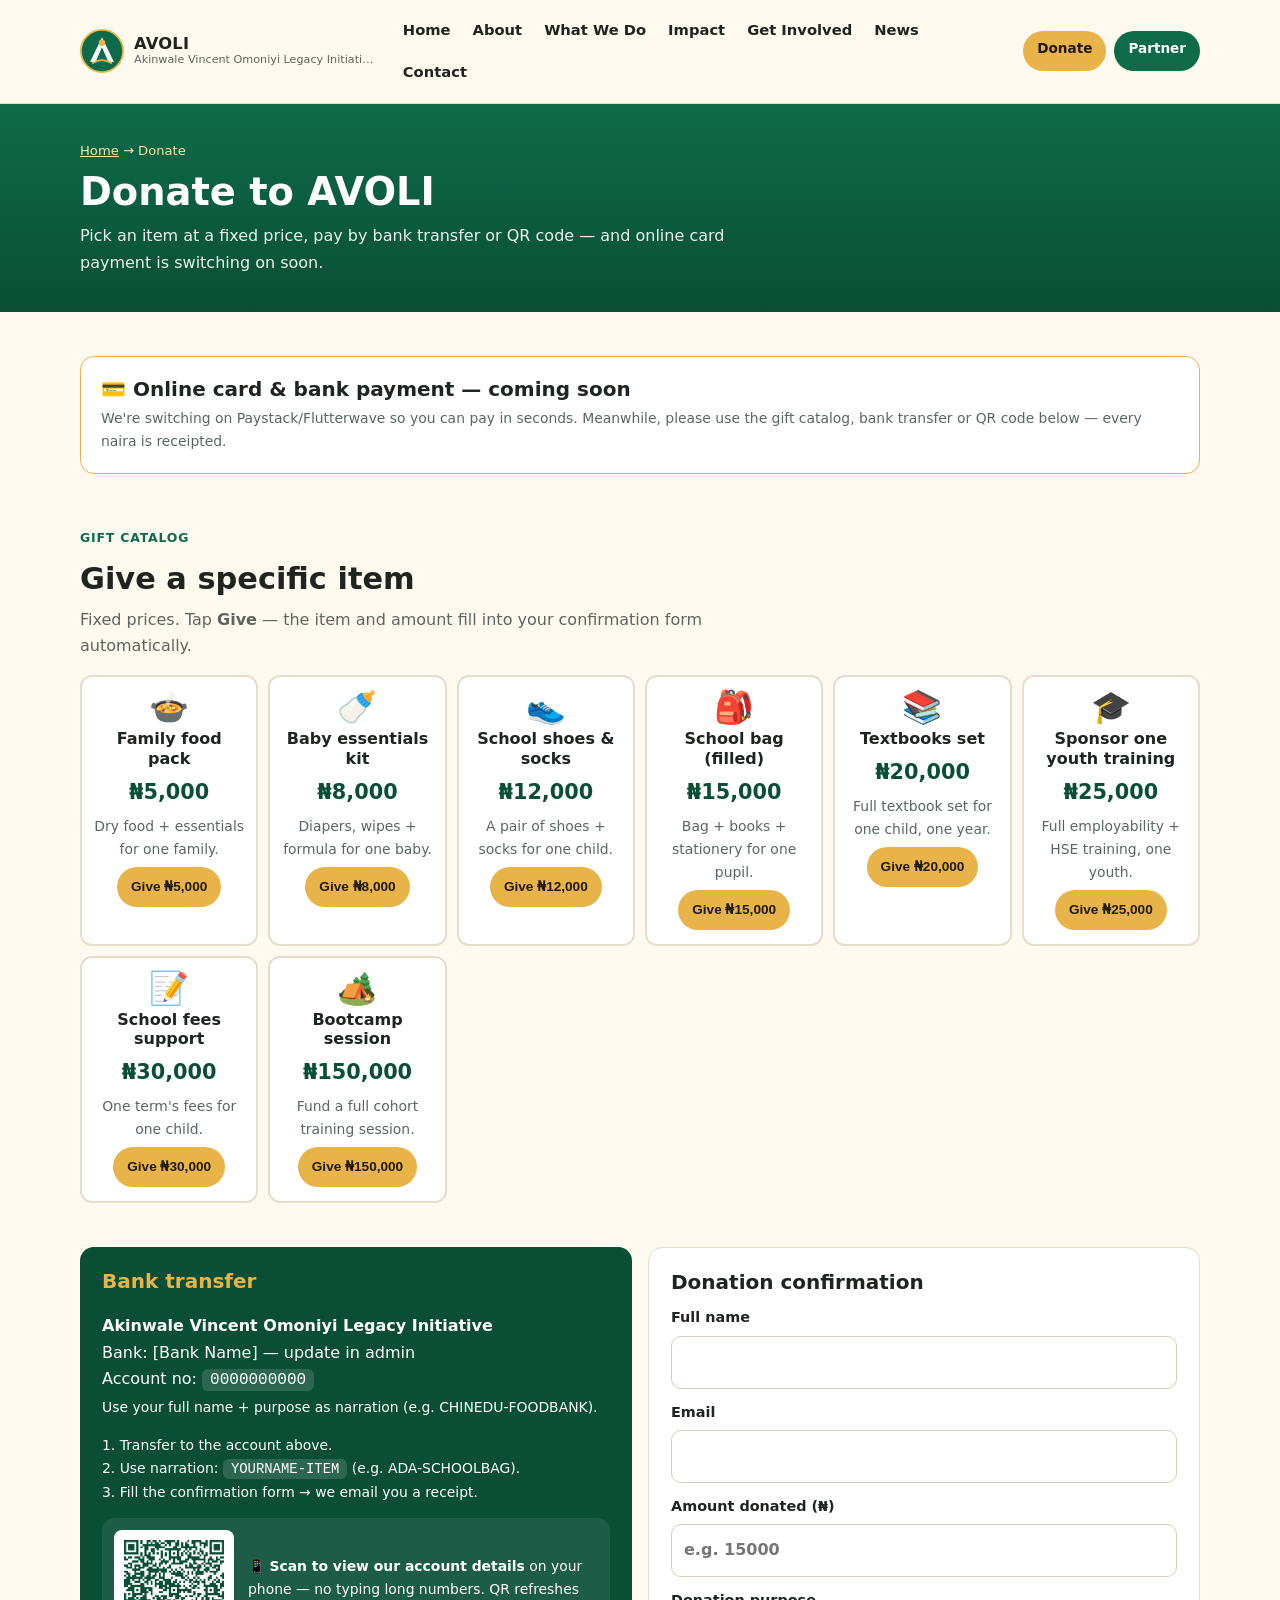
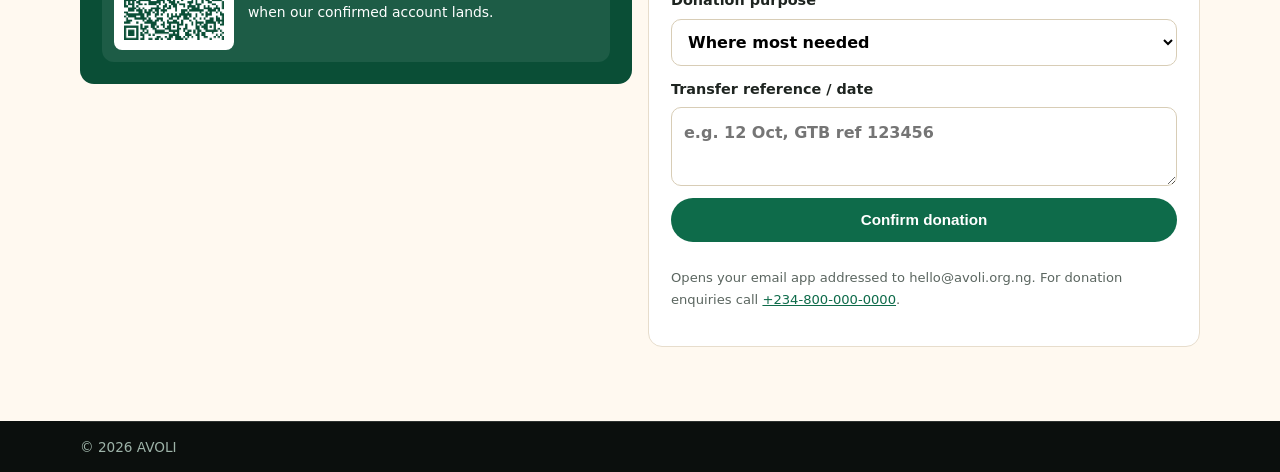
<file: donate.html>
<!doctype html><html lang="en-NG"><head><meta charset="utf-8"><meta name="viewport" content="width=device-width,initial-scale=1">
<title>Donate — AVOLI</title><meta name="description" content="Donate to AVOLI: give a school bag, food pack or training at fixed prices. Bank transfer, QR code and soon online card payment."><link rel="icon" href="assets/logo.svg"><link rel="manifest" href="manifest.webmanifest"><meta name="theme-color" content="#0E6B4A"><link rel="apple-touch-icon" href="apple-touch-icon.png"><link rel="stylesheet" href="css/style.css">
<meta property="og:title" content="Donate — AVOLI"><meta property="og:description" content="Give a school bag, food pack or training at fixed prices. Bank transfer, QR code, online payment soon."><meta property="og:type" content="website"><meta property="og:url" content="https://avoli-website.vercel.app/donate.html"><meta property="og:image" content="https://avoli-website.vercel.app/assets/img/social-card.png"><meta name="twitter:card" content="summary_large_image"><meta name="twitter:image" content="https://avoli-website.vercel.app/assets/img/social-card.png"></head>
<body><header class="site-header"><div class="container header-inner">
<a class="brand" href="index.html"><img class="brand-mark" src="assets/logo.svg" alt="AVOLI logo"><span class="brand-text"><strong>AVOLI</strong><small>Akinwale Vincent Omoniyi Legacy Initiative</small></span></a>
<button class="nav-toggle">☰ Menu</button>
<nav class="main-nav"><ul><li><a href="index.html">Home</a></li><li><a href="about.html">About</a></li><li><a href="what-we-do.html">What We Do</a></li><li><a href="impact.html">Impact</a></li><li><a href="get-involved.html">Get Involved</a></li><li><a href="news.html">News</a></li><li><a href="contact.html">Contact</a></li></ul></nav>
<div class="header-ctas"><a class="btn btn-gold btn-small" href="donate.html">Donate</a><a class="btn btn-primary btn-small" href="partner.html">Partner</a></div></div></header>
<main><div class="page-hero"><div class="container"><div class="breadcrumb"><a href="index.html">Home</a> → Donate</div><h1>Donate to AVOLI</h1><p>Pick an item at a fixed price, pay by bank transfer or QR code — and online card payment is switching on soon.</p></div></div>
<section class="block"><div class="container">
<div class="pay-band" data-pay-online><div class="card" style="border-color:var(--gold)"><h3 style="margin-top:0">💳 Online card & bank payment — coming soon</h3><p class="small muted" style="margin-bottom:0">We're switching on Paystack/Flutterwave so you can pay in seconds. Meanwhile, please use the gift catalog, bank transfer or QR code below — every naira is receipted.</p></div></div>
</div></section>
<section class="block" id="gift-catalog" style="padding-top:0"><div class="container">
<div class="section-head"><span class="kicker">Gift catalog</span><h2>Give a specific item</h2><p>Fixed prices. Tap <b>Give</b> — the item and amount fill into your confirmation form automatically.</p></div>
<div class="gift-grid">
<div class="gift"><div class="emoji">🍲</div><h3>Family food pack</h3><div class="price">₦5,000</div><p class="small muted">Dry food + essentials for one family.</p><button class="btn btn-gold btn-small" data-give-item="Family food pack" data-give-amount="5000">Give ₦5,000</button></div>
<div class="gift"><div class="emoji">🍼</div><h3>Baby essentials kit</h3><div class="price">₦8,000</div><p class="small muted">Diapers, wipes + formula for one baby.</p><button class="btn btn-gold btn-small" data-give-item="Baby essentials kit" data-give-amount="8000">Give ₦8,000</button></div>
<div class="gift"><div class="emoji">👟</div><h3>School shoes & socks</h3><div class="price">₦12,000</div><p class="small muted">A pair of shoes + socks for one child.</p><button class="btn btn-gold btn-small" data-give-item="School shoes & socks" data-give-amount="12000">Give ₦12,000</button></div>
<div class="gift"><div class="emoji">🎒</div><h3>School bag (filled)</h3><div class="price">₦15,000</div><p class="small muted">Bag + books + stationery for one pupil.</p><button class="btn btn-gold btn-small" data-give-item="School bag (filled)" data-give-amount="15000">Give ₦15,000</button></div>
<div class="gift"><div class="emoji">📚</div><h3>Textbooks set</h3><div class="price">₦20,000</div><p class="small muted">Full textbook set for one child, one year.</p><button class="btn btn-gold btn-small" data-give-item="Textbooks set" data-give-amount="20000">Give ₦20,000</button></div>
<div class="gift"><div class="emoji">🎓</div><h3>Sponsor one youth training</h3><div class="price">₦25,000</div><p class="small muted">Full employability + HSE training, one youth.</p><button class="btn btn-gold btn-small" data-give-item="Sponsor one youth training" data-give-amount="25000">Give ₦25,000</button></div>
<div class="gift"><div class="emoji">📝</div><h3>School fees support</h3><div class="price">₦30,000</div><p class="small muted">One term's fees for one child.</p><button class="btn btn-gold btn-small" data-give-item="School fees support" data-give-amount="30000">Give ₦30,000</button></div>
<div class="gift"><div class="emoji">🏕️</div><h3>Bootcamp session</h3><div class="price">₦150,000</div><p class="small muted">Fund a full cohort training session.</p><button class="btn btn-gold btn-small" data-give-item="Bootcamp session" data-give-amount="150000">Give ₦150,000</button></div>
</div>
</div></section>
<section class="block" style="padding-top:0"><div class="container grid split">
<div>
<div class="bank-box"><h3 style="margin-top:0;color:var(--gold)">Bank transfer</h3><div data-bank-details><p>Loading account details…</p></div>
<p class="small">1. Transfer to the account above.<br>2. Use narration: <code>YOURNAME-ITEM</code> (e.g. ADA-SCHOOLBAG).<br>3. Fill the confirmation form → we email you a receipt.</p>
<div class="qr-wrap"><img src="assets/img/donate-qr.png" alt="QR code with AVOLI donation account details" loading="lazy"><p class="small" style="margin:0;flex:1;min-width:180px">📱 <b>Scan to view our account details</b> on your phone — no typing long numbers. QR refreshes when our confirmed account lands.</p></div></div>
</div>
<div><form class="fieldset" data-avoli-form data-donate-form data-subject="Donation confirmation — AVOLI"><h3 style="margin:0">Donation confirmation</h3>
<p data-picked-note class="success small" hidden style="margin:0">Selected: <b></b> — complete the transfer, then confirm below.</p>
<label>Full name<input name="name" required></label>
<label>Email<input name="email" type="email" required></label>
<label>Amount donated (₦)<input name="amount" inputmode="numeric" required placeholder="e.g. 15000"></label>
<label>Donation purpose<select name="purpose"><option>Where most needed</option><option>Family food pack</option><option>Baby essentials kit</option><option>School shoes & socks</option><option>School bag (filled)</option><option>Textbooks set</option><option>Sponsor one youth training</option><option>School fees support</option><option>Bootcamp session</option><option>Food Bank</option><option>Youth Skills & Employability</option><option>Education & Opportunity</option><option>Sponsor a Programme</option></select></label>
<label>Transfer reference / date<textarea name="reference" rows="2" placeholder="e.g. 12 Oct, GTB ref 123456"></textarea></label>
<button class="btn btn-primary" type="submit">Confirm donation</button>
<p class="hint">Opens your email app addressed to <span data-org-email>hello@avoli.org.ng</span>. For donation enquiries call <a data-org-phone href="#">us</a>.</p>
<p data-form-ok class="success small" hidden>Thank you! Your email app should open. If not, email us directly — we respond within 2 working days.</p></form></div>
</div></section></main>
<footer><div class="container foot-note"><span>© <span data-year>2026</span> AVOLI</span></div></footer>
<script src="js/main.js"></script></body></html>
</file>
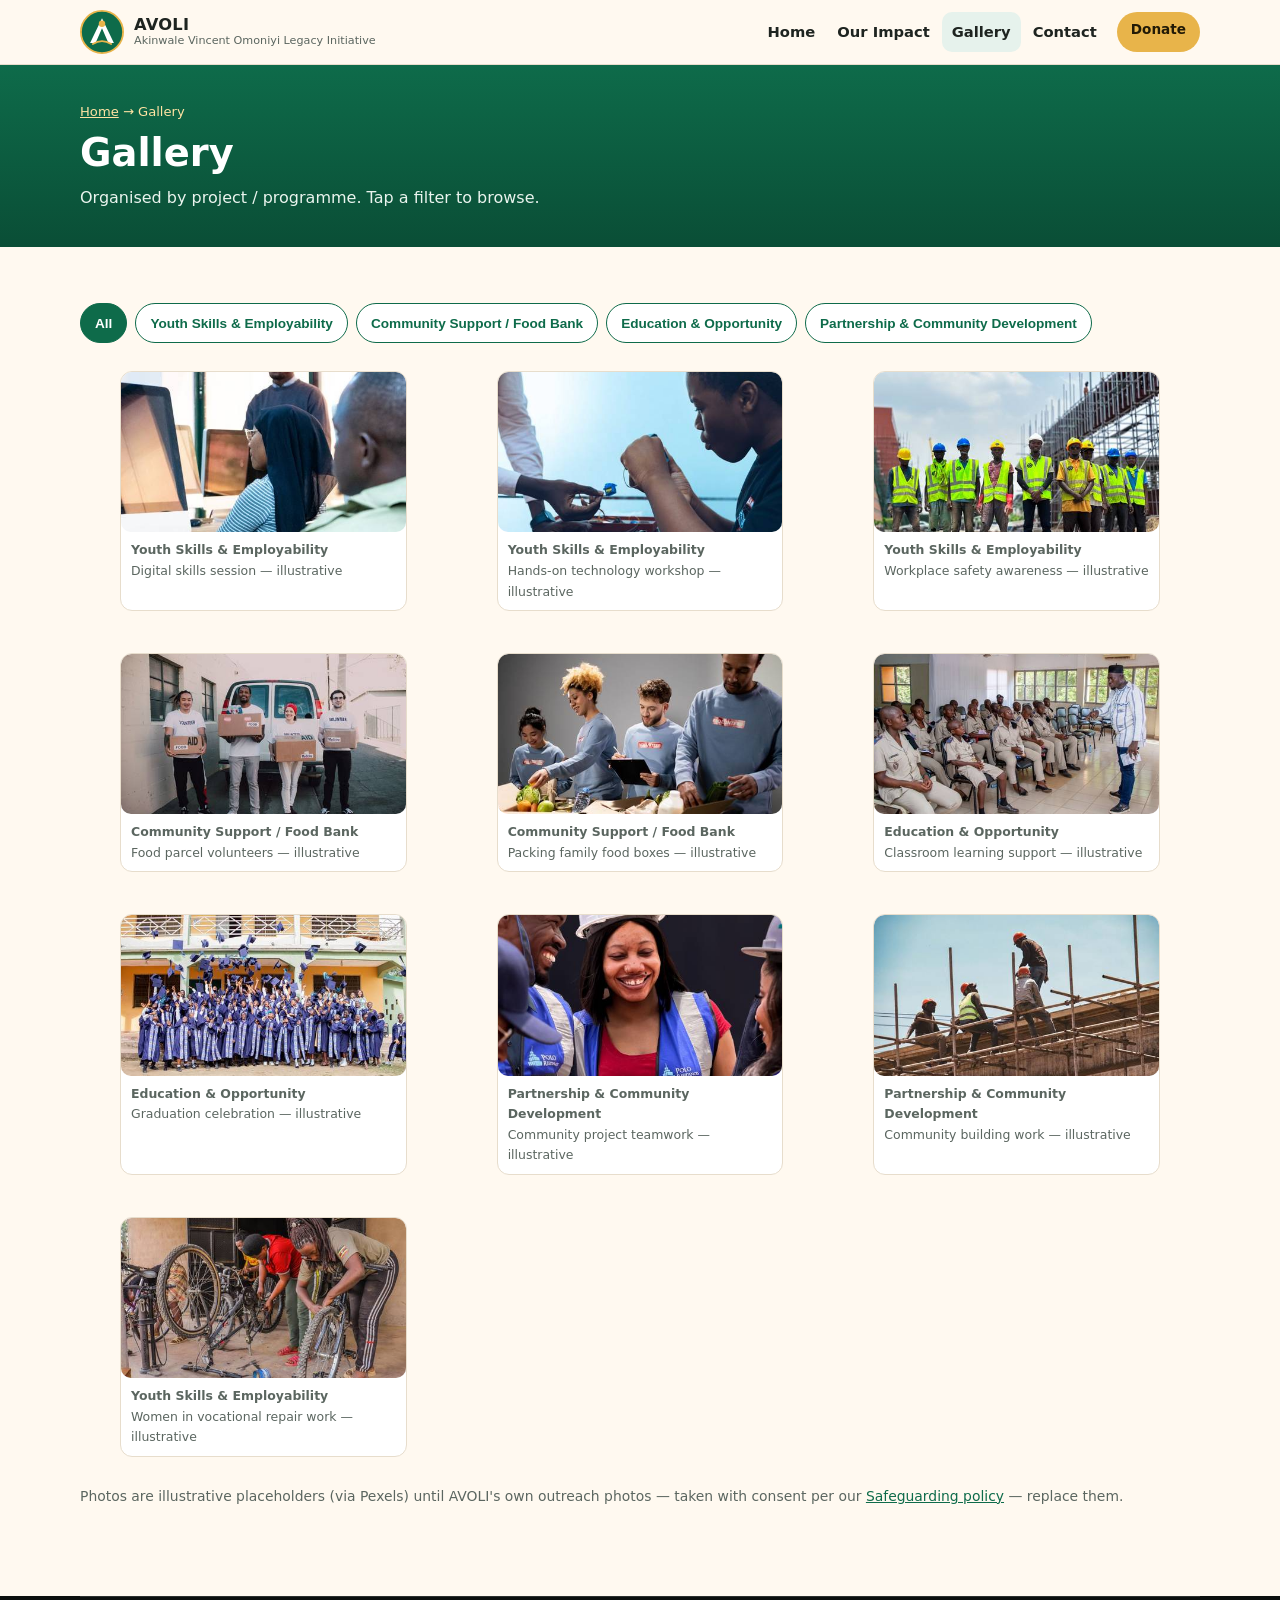
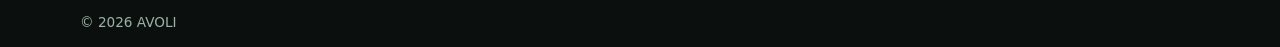
<file: gallery.html>
<!doctype html><html lang="en-NG"><head><meta charset="utf-8"><meta name="viewport" content="width=device-width,initial-scale=1">
<title>Gallery — AVOLI</title><meta name="description" content="AVOLI photo gallery organised by project and programme."><link rel="icon" href="assets/logo.svg"><link rel="manifest" href="manifest.webmanifest"><meta name="theme-color" content="#0E6B4A"><link rel="apple-touch-icon" href="apple-touch-icon.png"><link rel="stylesheet" href="css/style.css">
<meta property="og:title" content="Gallery — AVOLI"><meta property="og:description" content="AVOLI photo gallery organised by project and programme."><meta property="og:type" content="website"><meta property="og:url" content="https://avoli-website.vercel.app/gallery.html"><meta property="og:image" content="https://avoli-website.vercel.app/assets/img/social-card.png"><meta name="twitter:card" content="summary_large_image"><meta name="twitter:image" content="https://avoli-website.vercel.app/assets/img/social-card.png"></head>
<body><header class="site-header"><div class="container header-inner">
<a class="brand" href="index.html"><img class="brand-mark" src="assets/logo.svg" alt="AVOLI logo"><span class="brand-text"><strong>AVOLI</strong><small>Akinwale Vincent Omoniyi Legacy Initiative</small></span></a>
<button class="nav-toggle">☰ Menu</button>
<nav class="main-nav"><ul><li><a href="index.html">Home</a></li><li><a href="impact.html">Our Impact</a></li><li><a class="active" href="gallery.html">Gallery</a></li><li><a href="contact.html">Contact</a></li></ul></nav>
<div class="header-ctas"><a class="btn btn-gold btn-small" href="donate.html">Donate</a></div></div></header>
<main><div class="page-hero"><div class="container"><div class="breadcrumb"><a href="index.html">Home</a> → Gallery</div><h1>Gallery</h1><p>Organised by project / programme. Tap a filter to browse.</p></div></div>
<section class="block"><div class="container"><div class="filter-row" data-gallery-filters></div><div class="g-grid" data-gallery><p class="muted">Loading…</p></div><p class="muted small" style="margin-top:12px">Photos are illustrative placeholders (via Pexels) until AVOLI's own outreach photos — taken with consent per our <a href="safeguarding.html">Safeguarding policy</a> — replace them.</p></div></section></main>
<footer><div class="container foot-note"><span>© <span data-year>2026</span> AVOLI</span></div></footer>
<script src="js/main.js"></script></body></html>
</file>
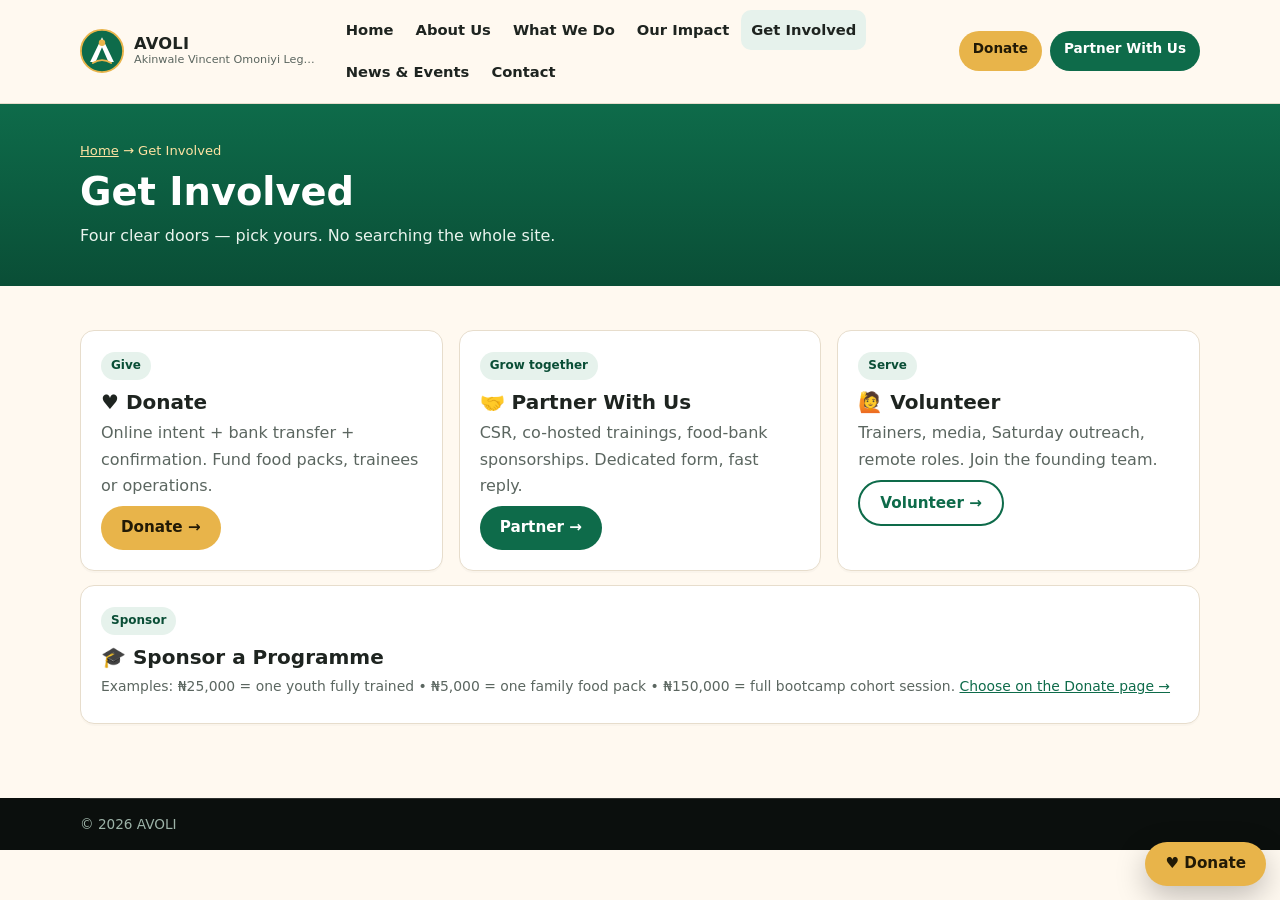
<file: get-involved.html>
<!doctype html><html lang="en-NG"><head><meta charset="utf-8"><meta name="viewport" content="width=device-width,initial-scale=1">
<title>Get Involved — Donate, Partner, Volunteer | AVOLI</title><meta name="description" content="Donate, partner with AVOLI, volunteer or sponsor a programme."><link rel="icon" href="assets/logo.svg"><link rel="manifest" href="manifest.webmanifest"><meta name="theme-color" content="#0E6B4A"><link rel="apple-touch-icon" href="apple-touch-icon.png"><link rel="stylesheet" href="css/style.css">
<meta property="og:title" content="Get Involved — AVOLI"><meta property="og:description" content="Donate, partner with AVOLI, volunteer or sponsor a programme."><meta property="og:type" content="website"><meta property="og:url" content="https://avoli-website.vercel.app/get-involved.html"><meta property="og:image" content="https://avoli-website.vercel.app/assets/img/social-card.png"><meta name="twitter:card" content="summary_large_image"><meta name="twitter:image" content="https://avoli-website.vercel.app/assets/img/social-card.png"></head>
<body><header class="site-header"><div class="container header-inner">
<a class="brand" href="index.html"><img class="brand-mark" src="assets/logo.svg" alt="AVOLI logo"><span class="brand-text"><strong>AVOLI</strong><small>Akinwale Vincent Omoniyi Legacy Initiative</small></span></a>
<button class="nav-toggle">☰ Menu</button>
<nav class="main-nav"><ul><li><a href="index.html">Home</a></li><li><a href="about.html">About Us</a></li><li><a href="what-we-do.html">What We Do</a></li><li><a href="impact.html">Our Impact</a></li><li><a class="active" href="get-involved.html">Get Involved</a></li><li><a href="news.html">News & Events</a></li><li><a href="contact.html">Contact</a></li></ul></nav>
<div class="header-ctas"><a class="btn btn-gold btn-small" href="donate.html">Donate</a><a class="btn btn-primary btn-small" href="partner.html">Partner With Us</a></div></div></header>
<main><div class="page-hero"><div class="container"><div class="breadcrumb"><a href="index.html">Home</a> → Get Involved</div><h1>Get Involved</h1><p>Four clear doors — pick yours. No searching the whole site.</p></div></div>
<section class="block"><div class="container grid cards-3">
<div class="card"><span class="tag">Give</span><h3>♥ Donate</h3><p>Online intent + bank transfer + confirmation. Fund food packs, trainees or operations.</p><a class="btn btn-gold" href="donate.html">Donate →</a></div>
<div class="card"><span class="tag">Grow together</span><h3>🤝 Partner With Us</h3><p>CSR, co-hosted trainings, food-bank sponsorships. Dedicated form, fast reply.</p><a class="btn btn-primary" href="partner.html">Partner →</a></div>
<div class="card"><span class="tag">Serve</span><h3>🙋 Volunteer</h3><p>Trainers, media, Saturday outreach, remote roles. Join the founding team.</p><a class="btn btn-outline" href="volunteer.html">Volunteer →</a></div>
</div><div class="container" style="margin-top:14px"><div class="card"><span class="tag">Sponsor</span><h3>🎓 Sponsor a Programme</h3><p class="small">Examples: ₦25,000 = one youth fully trained • ₦5,000 = one family food pack • ₦150,000 = full bootcamp cohort session. <a href="donate.html#sponsor">Choose on the Donate page →</a></p></div></div></section></main>
<a class="btn btn-gold fab-donate" href="donate.html">♥ Donate</a>
<footer><div class="container foot-note"><span>© <span data-year>2026</span> AVOLI</span></div></footer>
<script src="js/main.js"></script></body></html>
</file>
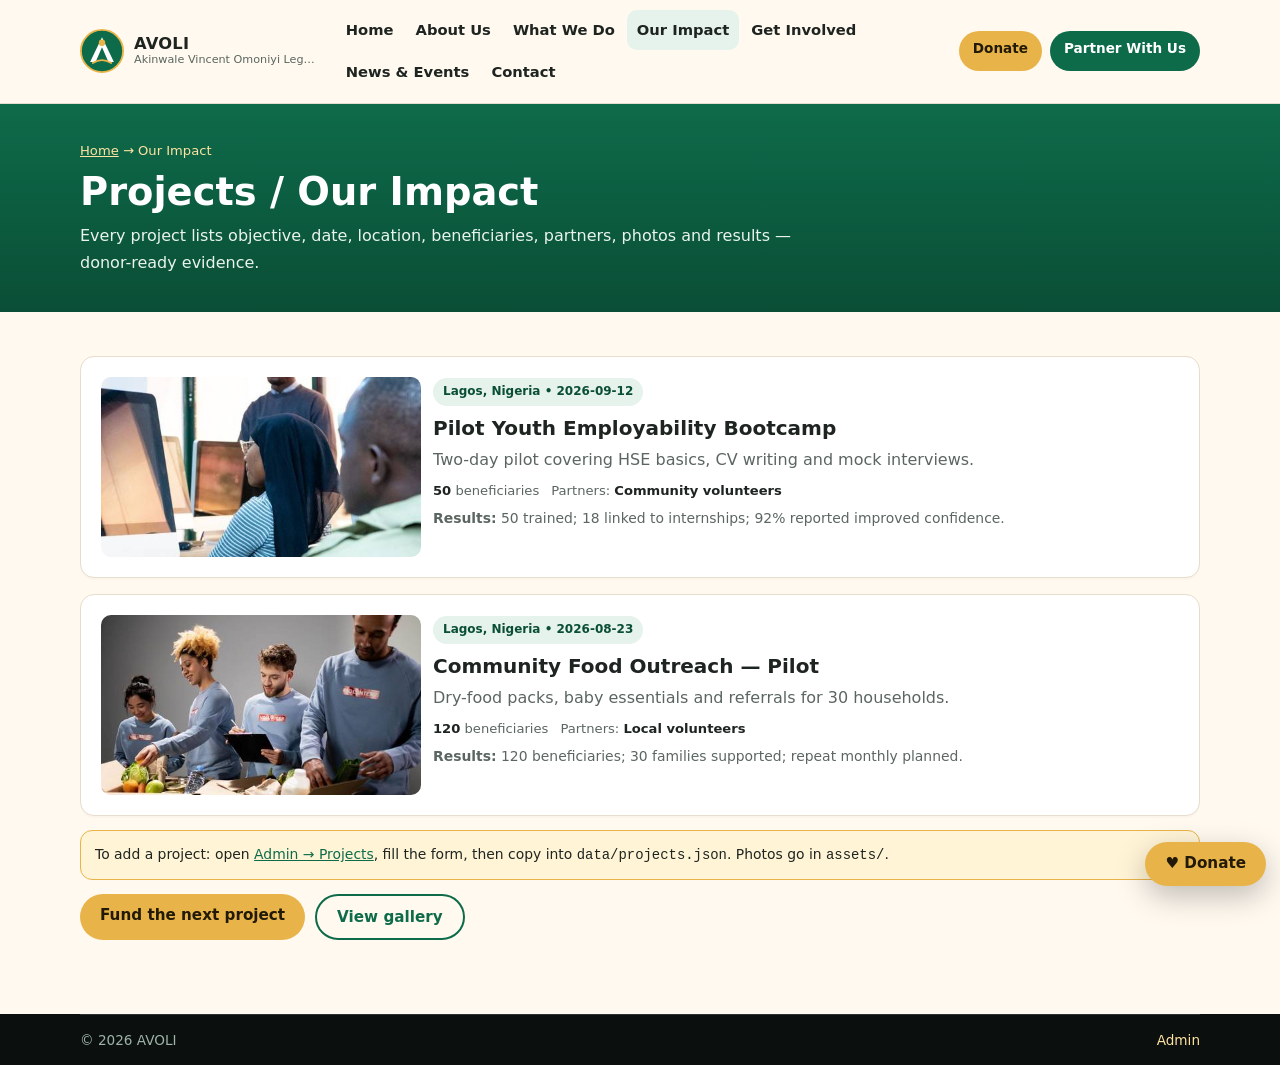
<file: impact.html>
<!doctype html><html lang="en-NG"><head><meta charset="utf-8"><meta name="viewport" content="width=device-width,initial-scale=1">
<title>Our Impact / Projects — AVOLI</title><meta name="description" content="AVOLI projects with dates, locations, beneficiaries, partners, photos and results."><link rel="icon" href="assets/logo.svg"><link rel="manifest" href="manifest.webmanifest"><meta name="theme-color" content="#0E6B4A"><link rel="apple-touch-icon" href="apple-touch-icon.png"><link rel="stylesheet" href="css/style.css">
<meta property="og:title" content="Our Impact — AVOLI"><meta property="og:description" content="AVOLI projects with dates, locations, beneficiaries, partners, photos and results."><meta property="og:type" content="website"><meta property="og:url" content="https://avoli-website.vercel.app/impact.html"><meta property="og:image" content="https://avoli-website.vercel.app/assets/img/social-card.png"><meta name="twitter:card" content="summary_large_image"><meta name="twitter:image" content="https://avoli-website.vercel.app/assets/img/social-card.png"></head>
<body><header class="site-header"><div class="container header-inner">
<a class="brand" href="index.html"><img class="brand-mark" src="assets/logo.svg" alt="AVOLI logo"><span class="brand-text"><strong>AVOLI</strong><small>Akinwale Vincent Omoniyi Legacy Initiative</small></span></a>
<button class="nav-toggle">☰ Menu</button>
<nav class="main-nav"><ul><li><a href="index.html">Home</a></li><li><a href="about.html">About Us</a></li><li><a href="what-we-do.html">What We Do</a></li><li><a class="active" href="impact.html">Our Impact</a></li><li><a href="get-involved.html">Get Involved</a></li><li><a href="news.html">News & Events</a></li><li><a href="contact.html">Contact</a></li></ul></nav>
<div class="header-ctas"><a class="btn btn-gold btn-small" href="donate.html">Donate</a><a class="btn btn-primary btn-small" href="partner.html">Partner With Us</a></div></div></header>
<main><div class="page-hero"><div class="container"><div class="breadcrumb"><a href="index.html">Home</a> → Our Impact</div><h1>Projects / Our Impact</h1><p>Every project lists objective, date, location, beneficiaries, partners, photos and results — donor-ready evidence.</p></div></div>
<section class="block"><div class="container"><div class="grid" data-projects="20"><p class="muted">Loading projects…</p></div>
<div class="notice small" style="margin-top:14px">To add a project: open <a href="admin/">Admin → Projects</a>, fill the form, then copy into <code>data/projects.json</code>. Photos go in <code>assets/</code>.</div>
<div class="btn-row"><a class="btn btn-gold" href="donate.html">Fund the next project</a><a class="btn btn-outline" href="gallery.html">View gallery</a></div></div></section></main>
<a class="btn btn-gold fab-donate" href="donate.html">♥ Donate</a>
<footer><div class="container foot-note"><span>© <span data-year>2026</span> AVOLI</span><span><a href="admin/">Admin</a></span></div></footer>
<script src="js/main.js"></script></body></html>
</file>
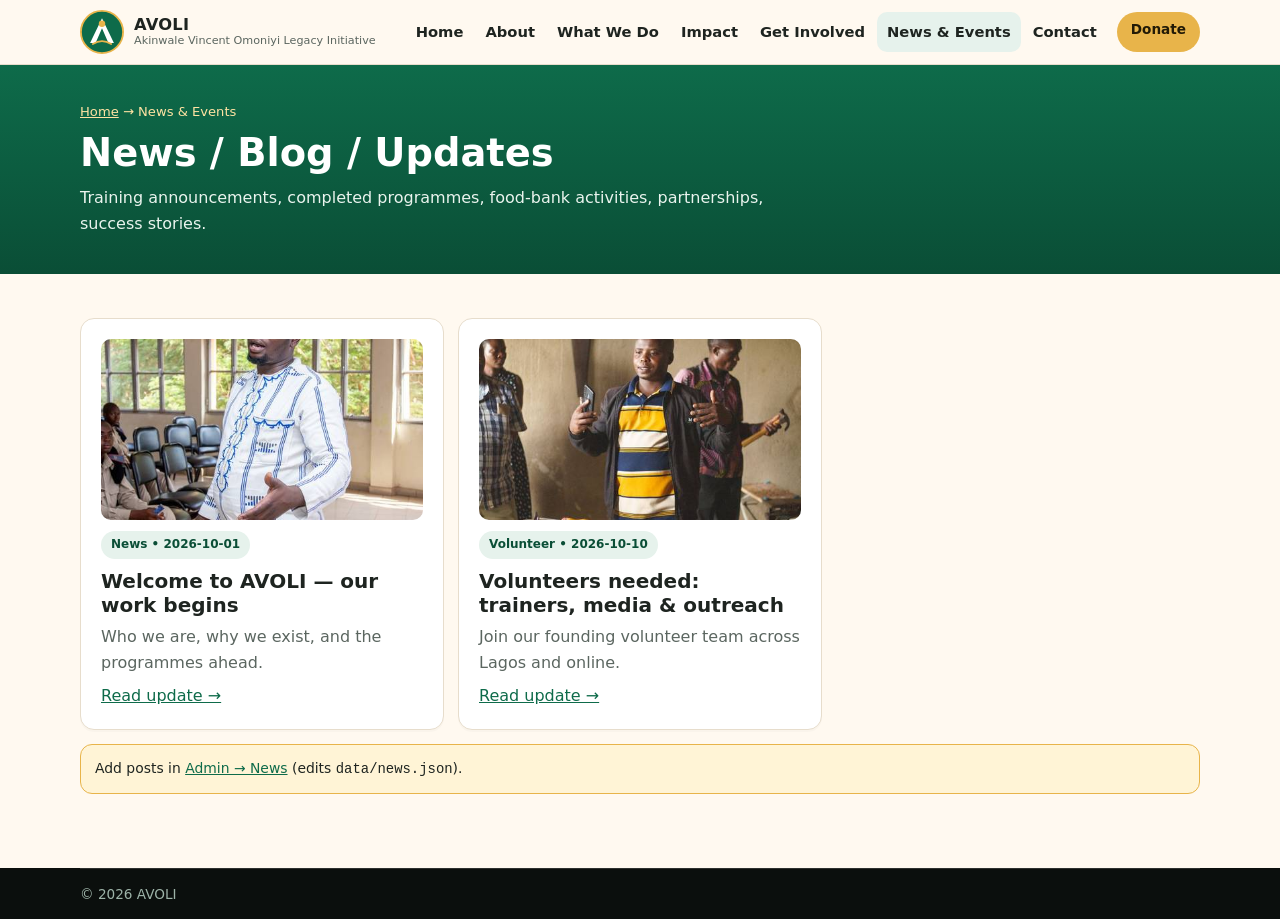
<file: news.html>
<!doctype html><html lang="en-NG"><head><meta charset="utf-8"><meta name="viewport" content="width=device-width,initial-scale=1">
<title>News & Events — AVOLI</title><meta name="description" content="AVOLI news: training announcements, completed programmes, food bank activities, partnerships and success stories."><link rel="icon" href="assets/logo.svg"><link rel="manifest" href="manifest.webmanifest"><meta name="theme-color" content="#0E6B4A"><link rel="apple-touch-icon" href="apple-touch-icon.png"><link rel="stylesheet" href="css/style.css">
<meta property="og:title" content="News & Events — AVOLI"><meta property="og:description" content="Training announcements, completed programmes, food bank activities and success stories."><meta property="og:type" content="website"><meta property="og:url" content="https://avoli-website.vercel.app/news.html"><meta property="og:image" content="https://avoli-website.vercel.app/assets/img/social-card.png"><meta name="twitter:card" content="summary_large_image"><meta name="twitter:image" content="https://avoli-website.vercel.app/assets/img/social-card.png"></head>
<body><header class="site-header"><div class="container header-inner">
<a class="brand" href="index.html"><img class="brand-mark" src="assets/logo.svg" alt="AVOLI logo"><span class="brand-text"><strong>AVOLI</strong><small>Akinwale Vincent Omoniyi Legacy Initiative</small></span></a>
<button class="nav-toggle">☰ Menu</button>
<nav class="main-nav"><ul><li><a href="index.html">Home</a></li><li><a href="about.html">About</a></li><li><a href="what-we-do.html">What We Do</a></li><li><a href="impact.html">Impact</a></li><li><a href="get-involved.html">Get Involved</a></li><li><a class="active" href="news.html">News & Events</a></li><li><a href="contact.html">Contact</a></li></ul></nav>
<div class="header-ctas"><a class="btn btn-gold btn-small" href="donate.html">Donate</a></div></div></header>
<main><div class="page-hero"><div class="container"><div class="breadcrumb"><a href="index.html">Home</a> → News & Events</div><h1>News / Blog / Updates</h1><p>Training announcements, completed programmes, food-bank activities, partnerships, success stories.</p></div></div>
<section class="block"><div class="container"><div class="news-grid" data-news="20"><p class="muted">Loading…</p></div>
<div class="notice small" style="margin-top:14px">Add posts in <a href="admin/">Admin → News</a> (edits <code>data/news.json</code>).</div></div></section></main>
<footer><div class="container foot-note"><span>© <span data-year>2026</span> AVOLI</span></div></footer>
<script src="js/main.js"></script></body></html>
</file>
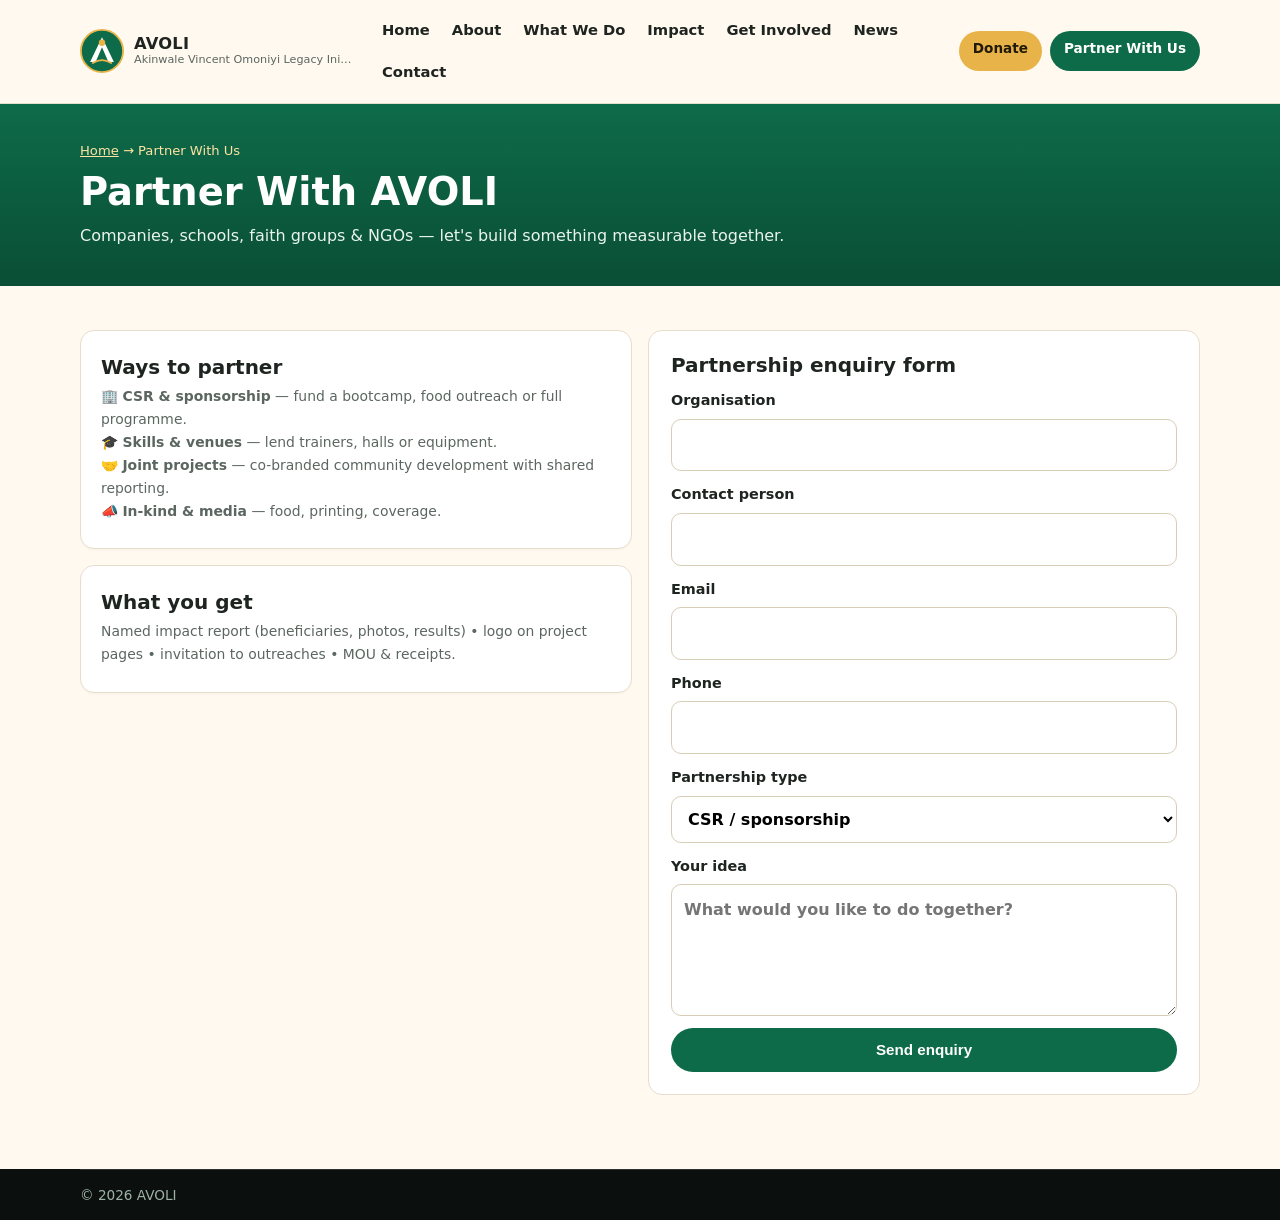
<file: partner.html>
<!doctype html><html lang="en-NG"><head><meta charset="utf-8"><meta name="viewport" content="width=device-width,initial-scale=1">
<title>Partner With AVOLI</title><meta name="description" content="Partner with AVOLI: CSR, co-hosted trainings, food-bank sponsorships and community projects."><link rel="icon" href="assets/logo.svg"><link rel="manifest" href="manifest.webmanifest"><meta name="theme-color" content="#0E6B4A"><link rel="apple-touch-icon" href="apple-touch-icon.png"><link rel="stylesheet" href="css/style.css">
<meta property="og:title" content="Partner With AVOLI"><meta property="og:description" content="CSR, co-hosted trainings, food-bank sponsorships and community projects."><meta property="og:type" content="website"><meta property="og:url" content="https://avoli-website.vercel.app/partner.html"><meta property="og:image" content="https://avoli-website.vercel.app/assets/img/social-card.png"><meta name="twitter:card" content="summary_large_image"><meta name="twitter:image" content="https://avoli-website.vercel.app/assets/img/social-card.png"></head>
<body><header class="site-header"><div class="container header-inner">
<a class="brand" href="index.html"><img class="brand-mark" src="assets/logo.svg" alt="AVOLI logo"><span class="brand-text"><strong>AVOLI</strong><small>Akinwale Vincent Omoniyi Legacy Initiative</small></span></a>
<button class="nav-toggle">☰ Menu</button>
<nav class="main-nav"><ul><li><a href="index.html">Home</a></li><li><a href="about.html">About</a></li><li><a href="what-we-do.html">What We Do</a></li><li><a href="impact.html">Impact</a></li><li><a href="get-involved.html">Get Involved</a></li><li><a href="news.html">News</a></li><li><a href="contact.html">Contact</a></li></ul></nav>
<div class="header-ctas"><a class="btn btn-gold btn-small" href="donate.html">Donate</a><a class="btn btn-primary btn-small" href="partner.html">Partner With Us</a></div></div></header>
<main><div class="page-hero"><div class="container"><div class="breadcrumb"><a href="index.html">Home</a> → Partner With Us</div><h1>Partner With AVOLI</h1><p>Companies, schools, faith groups & NGOs — let's build something measurable together.</p></div></div>
<section class="block"><div class="container grid split">
<div><div class="grid"><div class="card"><h3>Ways to partner</h3><p class="small">🏢 <b>CSR & sponsorship</b> — fund a bootcamp, food outreach or full programme.<br>🎓 <b>Skills & venues</b> — lend trainers, halls or equipment.<br>🤝 <b>Joint projects</b> — co-branded community development with shared reporting.<br>📣 <b>In-kind & media</b> — food, printing, coverage.</p></div>
<div class="card"><h3>What you get</h3><p class="small">Named impact report (beneficiaries, photos, results) • logo on project pages • invitation to outreaches • MOU & receipts.</p></div></div></div>
<div><form class="fieldset" data-avoli-form data-subject="Partnership enquiry — AVOLI"><h3 style="margin:0">Partnership enquiry form</h3>
<label>Organisation<input name="organisation" required></label>
<label>Contact person<input name="name" required></label>
<label>Email<input name="email" type="email" required></label>
<label>Phone<input name="phone"></label>
<label>Partnership type<select name="type"><option>CSR / sponsorship</option><option>Co-host training</option><option>Food bank support</option><option>Venue / in-kind</option><option>Other</option></select></label>
<label>Your idea<textarea name="message" rows="4" required placeholder="What would you like to do together?"></textarea></label>
<button class="btn btn-primary" type="submit">Send enquiry</button>
<p data-form-ok class="success small" hidden>Received! Your email app should open to send it. We reply within 3 working days.</p></form></div>
</div></section></main>
<footer><div class="container foot-note"><span>© <span data-year>2026</span> AVOLI</span></div></footer>
<script src="js/main.js"></script></body></html>
</file>
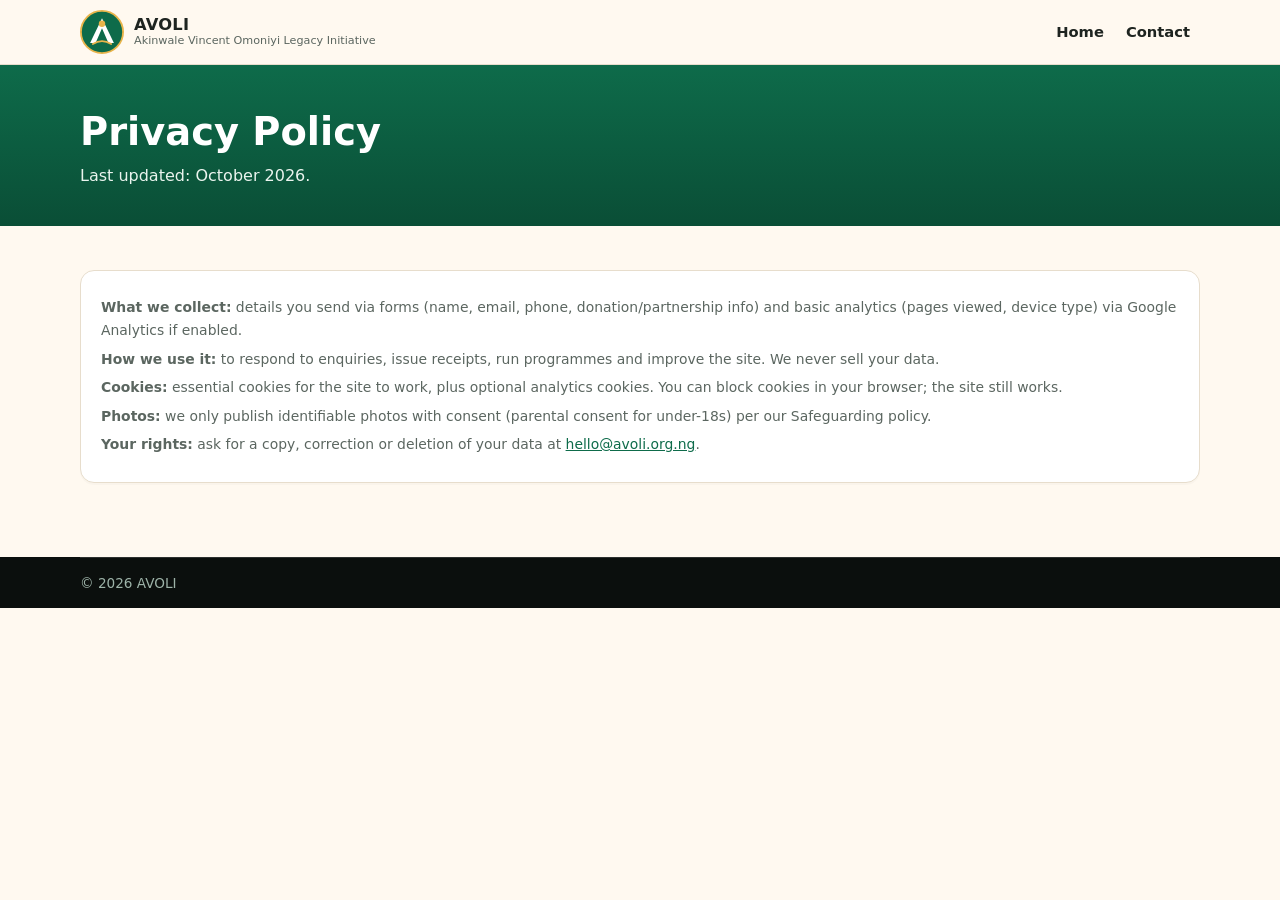
<file: privacy.html>
<!doctype html><html lang="en-NG"><head><meta charset="utf-8"><meta name="viewport" content="width=device-width,initial-scale=1">
<title>Privacy Policy — AVOLI</title><link rel="icon" href="assets/logo.svg"><link rel="manifest" href="manifest.webmanifest"><meta name="theme-color" content="#0E6B4A"><link rel="apple-touch-icon" href="apple-touch-icon.png"><link rel="stylesheet" href="css/style.css">
<meta property="og:title" content="Privacy Policy — AVOLI"><meta property="og:description" content="How AVOLI handles your data."><meta property="og:type" content="website"><meta property="og:url" content="https://avoli-website.vercel.app/privacy.html"><meta property="og:image" content="https://avoli-website.vercel.app/assets/img/social-card.png"><meta name="twitter:card" content="summary_large_image"><meta name="twitter:image" content="https://avoli-website.vercel.app/assets/img/social-card.png"></head>
<body><header class="site-header"><div class="container header-inner"><a class="brand" href="index.html"><img class="brand-mark" src="assets/logo.svg" alt="AVOLI logo"><span class="brand-text"><strong>AVOLI</strong><small>Akinwale Vincent Omoniyi Legacy Initiative</small></span></a><button class="nav-toggle">☰ Menu</button><nav class="main-nav"><ul><li><a href="index.html">Home</a></li><li><a href="contact.html">Contact</a></li></ul></nav></div></header>
<main><div class="page-hero"><div class="container"><h1>Privacy Policy</h1><p>Last updated: October 2026.</p></div></div>
<section class="block"><div class="container card"><p class="small"><b>What we collect:</b> details you send via forms (name, email, phone, donation/partnership info) and basic analytics (pages viewed, device type) via Google Analytics if enabled.</p><p class="small"><b>How we use it:</b> to respond to enquiries, issue receipts, run programmes and improve the site. We never sell your data.</p><p class="small"><b>Cookies:</b> essential cookies for the site to work, plus optional analytics cookies. You can block cookies in your browser; the site still works.</p><p class="small"><b>Photos:</b> we only publish identifiable photos with consent (parental consent for under-18s) per our Safeguarding policy.</p><p class="small"><b>Your rights:</b> ask for a copy, correction or deletion of your data at <a data-org-email href="#">hello@avoli.org.ng</a>.</p></div></section></main>
<footer><div class="container foot-note"><span>© <span data-year>2026</span> AVOLI</span></div></footer>
<script src="js/main.js"></script></body></html>
</file>
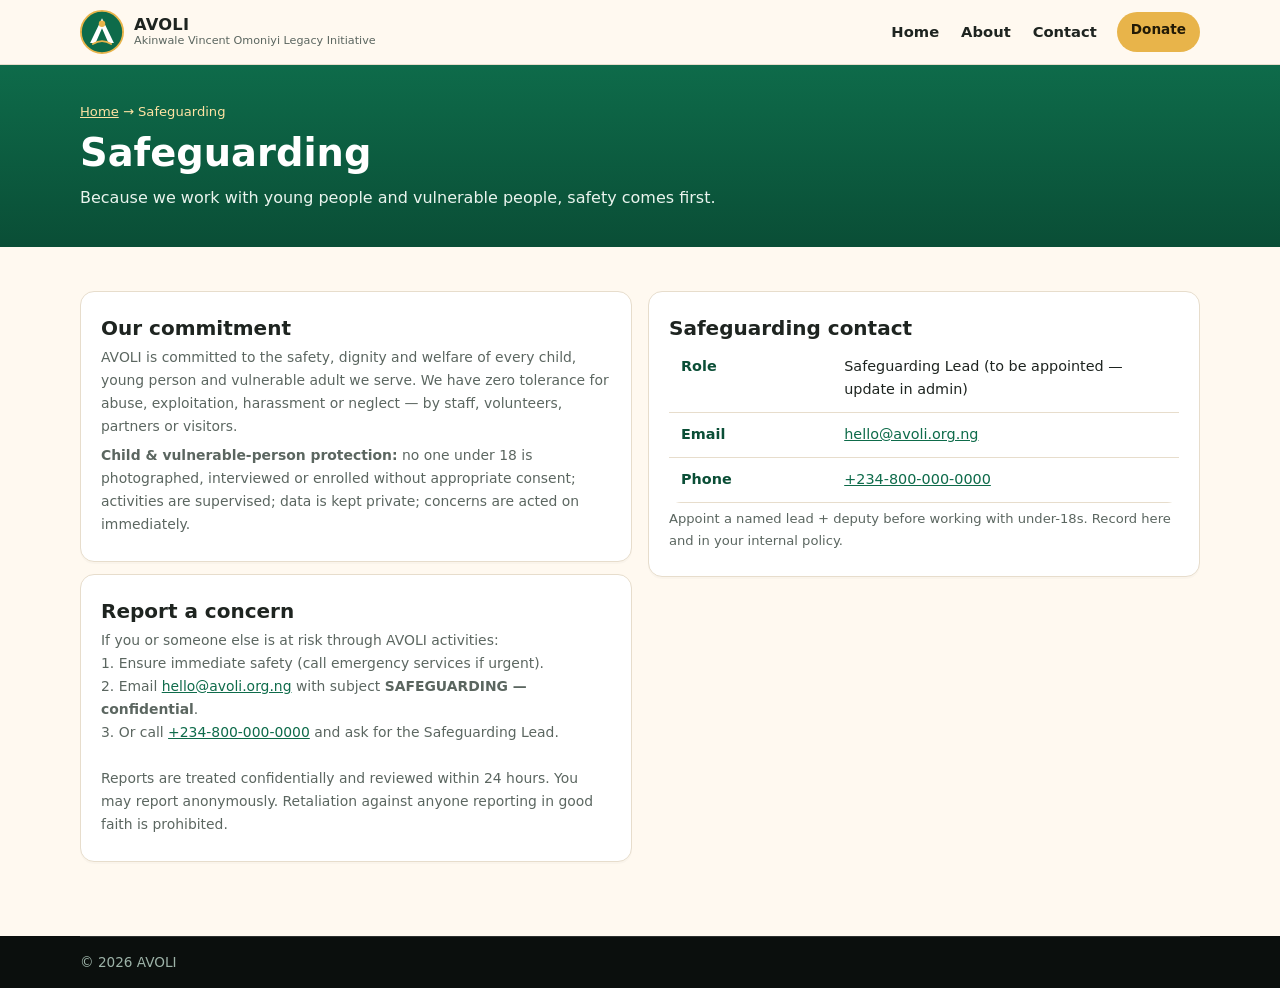
<file: safeguarding.html>
<!doctype html><html lang="en-NG"><head><meta charset="utf-8"><meta name="viewport" content="width=device-width,initial-scale=1">
<title>Safeguarding — AVOLI</title><meta name="description" content="AVOLI safeguarding commitment, child and vulnerable-person protection, and how to report concerns."><link rel="icon" href="assets/logo.svg"><link rel="manifest" href="manifest.webmanifest"><meta name="theme-color" content="#0E6B4A"><link rel="apple-touch-icon" href="apple-touch-icon.png"><link rel="stylesheet" href="css/style.css">
<meta property="og:title" content="Safeguarding — AVOLI"><meta property="og:description" content="AVOLI safeguarding commitment and how to report concerns."><meta property="og:type" content="website"><meta property="og:url" content="https://avoli-website.vercel.app/safeguarding.html"><meta property="og:image" content="https://avoli-website.vercel.app/assets/img/social-card.png"><meta name="twitter:card" content="summary_large_image"><meta name="twitter:image" content="https://avoli-website.vercel.app/assets/img/social-card.png"></head>
<body><header class="site-header"><div class="container header-inner">
<a class="brand" href="index.html"><img class="brand-mark" src="assets/logo.svg" alt="AVOLI logo"><span class="brand-text"><strong>AVOLI</strong><small>Akinwale Vincent Omoniyi Legacy Initiative</small></span></a>
<button class="nav-toggle">☰ Menu</button>
<nav class="main-nav"><ul><li><a href="index.html">Home</a></li><li><a href="about.html">About</a></li><li><a href="contact.html">Contact</a></li></ul></nav>
<div class="header-ctas"><a class="btn btn-gold btn-small" href="donate.html">Donate</a></div></div></header>
<main><div class="page-hero"><div class="container"><div class="breadcrumb"><a href="index.html">Home</a> → Safeguarding</div><h1>Safeguarding</h1><p>Because we work with young people and vulnerable people, safety comes first.</p></div></div>
<section class="block"><div class="container grid split">
<div><div class="card"><h3>Our commitment</h3><p class="small">AVOLI is committed to the safety, dignity and welfare of every child, young person and vulnerable adult we serve. We have zero tolerance for abuse, exploitation, harassment or neglect — by staff, volunteers, partners or visitors.</p><p class="small"><b>Child & vulnerable-person protection:</b> no one under 18 is photographed, interviewed or enrolled without appropriate consent; activities are supervised; data is kept private; concerns are acted on immediately.</p></div>
<div class="card" style="margin-top:12px"><h3>Report a concern</h3><p class="small">If you or someone else is at risk through AVOLI activities:<br>1. Ensure immediate safety (call emergency services if urgent).<br>2. Email <a data-org-email href="#">hello@avoli.org.ng</a> with subject <b>SAFEGUARDING — confidential</b>.<br>3. Or call <a data-org-phone href="#">+234-800-000-0000</a> and ask for the Safeguarding Lead.<br><br>Reports are treated confidentially and reviewed within 24 hours. You may report anonymously. Retaliation against anyone reporting in good faith is prohibited.</p></div></div>
<div><div class="card"><h3>Safeguarding contact</h3><table class="info"><tr><th>Role</th><td>Safeguarding Lead (to be appointed — update in admin)</td></tr><tr><th>Email</th><td><a data-org-email href="#">hello@avoli.org.ng</a></td></tr><tr><th>Phone</th><td><a data-org-phone href="#">+234-800-000-0000</a></td></tr></table><p class="hint">Appoint a named lead + deputy before working with under-18s. Record here and in your internal policy.</p></div></div>
</div></section></main>
<footer><div class="container foot-note"><span>© <span data-year>2026</span> AVOLI</span></div></footer>
<script src="js/main.js"></script></body></html>
</file>
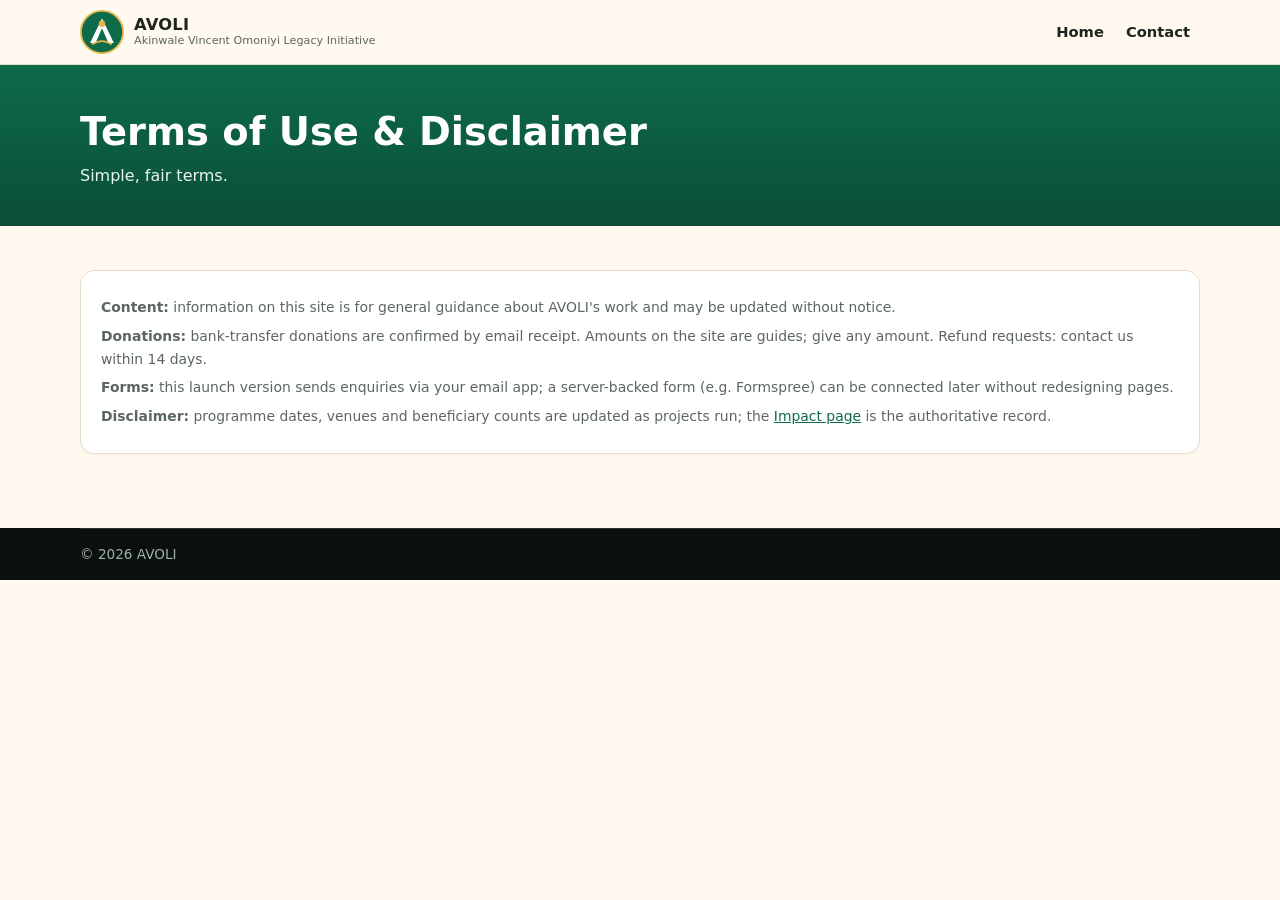
<file: terms.html>
<!doctype html><html lang="en-NG"><head><meta charset="utf-8"><meta name="viewport" content="width=device-width,initial-scale=1">
<title>Terms of Use — AVOLI</title><link rel="icon" href="assets/logo.svg"><link rel="manifest" href="manifest.webmanifest"><meta name="theme-color" content="#0E6B4A"><link rel="apple-touch-icon" href="apple-touch-icon.png"><link rel="stylesheet" href="css/style.css">
<meta property="og:title" content="Terms of Use — AVOLI"><meta property="og:description" content="Simple, fair terms for using the AVOLI website."><meta property="og:type" content="website"><meta property="og:url" content="https://avoli-website.vercel.app/terms.html"><meta property="og:image" content="https://avoli-website.vercel.app/assets/img/social-card.png"><meta name="twitter:card" content="summary_large_image"><meta name="twitter:image" content="https://avoli-website.vercel.app/assets/img/social-card.png"></head>
<body><header class="site-header"><div class="container header-inner"><a class="brand" href="index.html"><img class="brand-mark" src="assets/logo.svg" alt="AVOLI logo"><span class="brand-text"><strong>AVOLI</strong><small>Akinwale Vincent Omoniyi Legacy Initiative</small></span></a><button class="nav-toggle">☰ Menu</button><nav class="main-nav"><ul><li><a href="index.html">Home</a></li><li><a href="contact.html">Contact</a></li></ul></nav></div></header>
<main><div class="page-hero"><div class="container"><h1>Terms of Use & Disclaimer</h1><p>Simple, fair terms.</p></div></div>
<section class="block"><div class="container card"><p class="small"><b>Content:</b> information on this site is for general guidance about AVOLI's work and may be updated without notice.</p><p class="small"><b>Donations:</b> bank-transfer donations are confirmed by email receipt. Amounts on the site are guides; give any amount. Refund requests: contact us within 14 days.</p><p class="small"><b>Forms:</b> this launch version sends enquiries via your email app; a server-backed form (e.g. Formspree) can be connected later without redesigning pages.</p><p class="small"><b>Disclaimer:</b> programme dates, venues and beneficiary counts are updated as projects run; the <a href="impact.html">Impact page</a> is the authoritative record.</p></div></section></main>
<footer><div class="container foot-note"><span>© <span data-year>2026</span> AVOLI</span></div></footer>
<script src="js/main.js"></script></body></html>
</file>
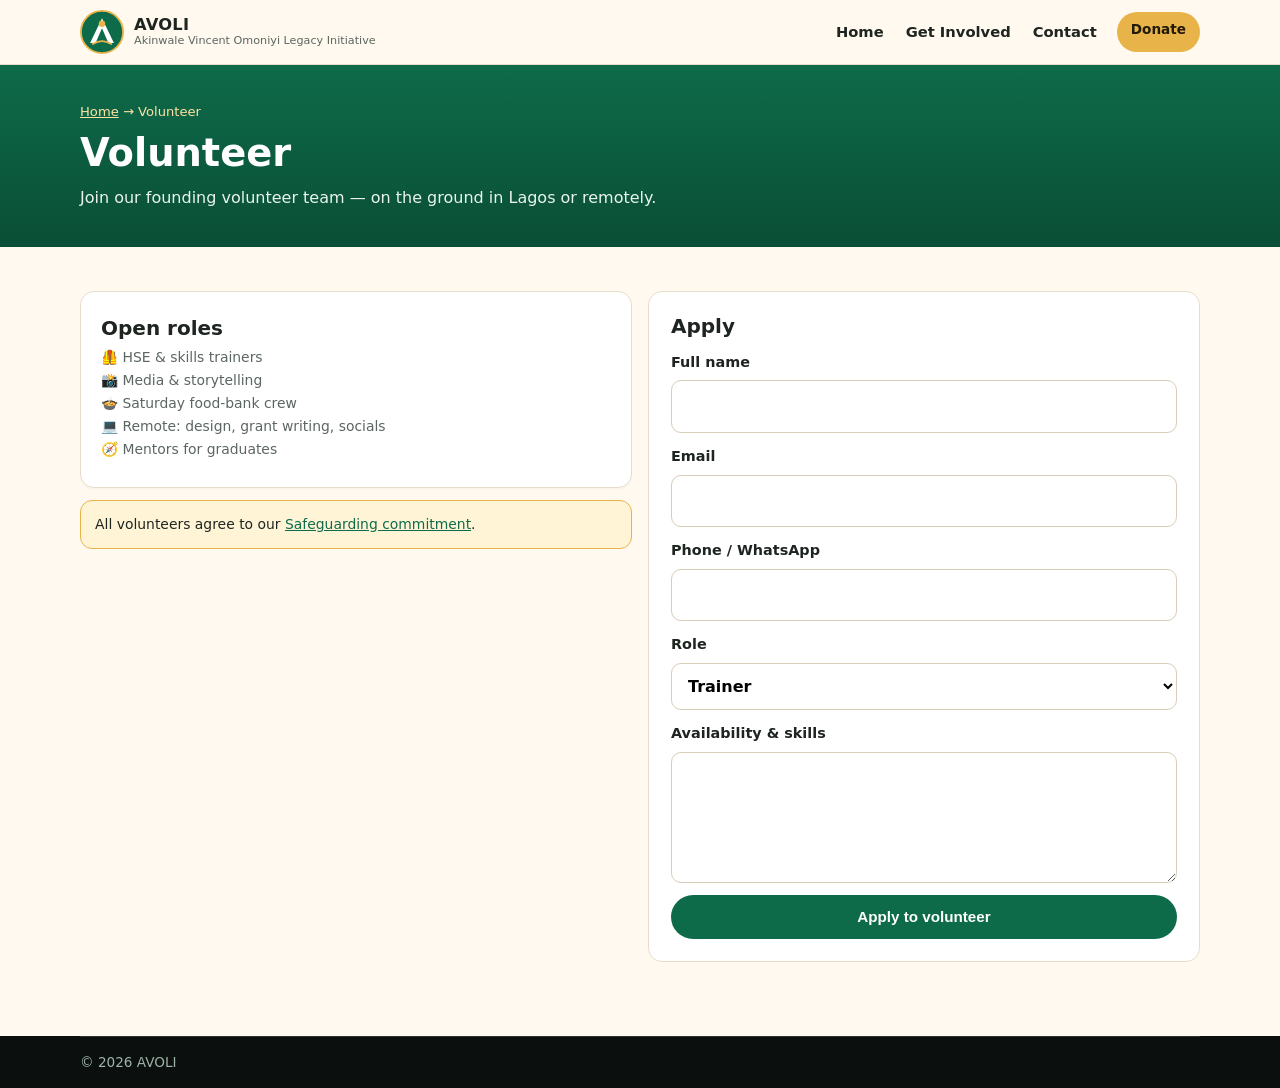
<file: volunteer.html>
<!doctype html><html lang="en-NG"><head><meta charset="utf-8"><meta name="viewport" content="width=device-width,initial-scale=1">
<title>Volunteer — AVOLI</title><meta name="description" content="Volunteer with AVOLI: trainers, media, outreach and remote roles."><link rel="icon" href="assets/logo.svg"><link rel="manifest" href="manifest.webmanifest"><meta name="theme-color" content="#0E6B4A"><link rel="apple-touch-icon" href="apple-touch-icon.png"><link rel="stylesheet" href="css/style.css">
<meta property="og:title" content="Volunteer — AVOLI"><meta property="og:description" content="Volunteer with AVOLI: trainers, media, outreach and remote roles."><meta property="og:type" content="website"><meta property="og:url" content="https://avoli-website.vercel.app/volunteer.html"><meta property="og:image" content="https://avoli-website.vercel.app/assets/img/social-card.png"><meta name="twitter:card" content="summary_large_image"><meta name="twitter:image" content="https://avoli-website.vercel.app/assets/img/social-card.png"></head>
<body><header class="site-header"><div class="container header-inner">
<a class="brand" href="index.html"><img class="brand-mark" src="assets/logo.svg" alt="AVOLI logo"><span class="brand-text"><strong>AVOLI</strong><small>Akinwale Vincent Omoniyi Legacy Initiative</small></span></a>
<button class="nav-toggle">☰ Menu</button>
<nav class="main-nav"><ul><li><a href="index.html">Home</a></li><li><a href="get-involved.html">Get Involved</a></li><li><a href="contact.html">Contact</a></li></ul></nav>
<div class="header-ctas"><a class="btn btn-gold btn-small" href="donate.html">Donate</a></div></div></header>
<main><div class="page-hero"><div class="container"><div class="breadcrumb"><a href="index.html">Home</a> → Volunteer</div><h1>Volunteer</h1><p>Join our founding volunteer team — on the ground in Lagos or remotely.</p></div></div>
<section class="block"><div class="container grid split">
<div><div class="card"><h3>Open roles</h3><p class="small">🦺 HSE & skills trainers<br>📸 Media & storytelling<br>🍲 Saturday food-bank crew<br>💻 Remote: design, grant writing, socials<br>🧭 Mentors for graduates</p></div>
<div class="notice small" style="margin-top:12px">All volunteers agree to our <a href="safeguarding.html">Safeguarding commitment</a>.</div></div>
<div><form class="fieldset" data-avoli-form data-subject="Volunteer application — AVOLI"><h3 style="margin:0">Apply</h3>
<label>Full name<input name="name" required></label><label>Email<input name="email" type="email" required></label><label>Phone / WhatsApp<input name="phone" required></label>
<label>Role<select name="role"><option>Trainer</option><option>Media</option><option>Outreach crew</option><option>Remote volunteer</option><option>Mentor</option></select></label>
<label>Availability & skills<textarea name="message" rows="4" required></textarea></label>
<button class="btn btn-primary" type="submit">Apply to volunteer</button><p data-form-ok class="success small" hidden>Thank you! Your email app should open to send your application.</p></form></div>
</div></section></main>
<footer><div class="container foot-note"><span>© <span data-year>2026</span> AVOLI</span></div></footer>
<script src="js/main.js"></script></body></html>
</file>
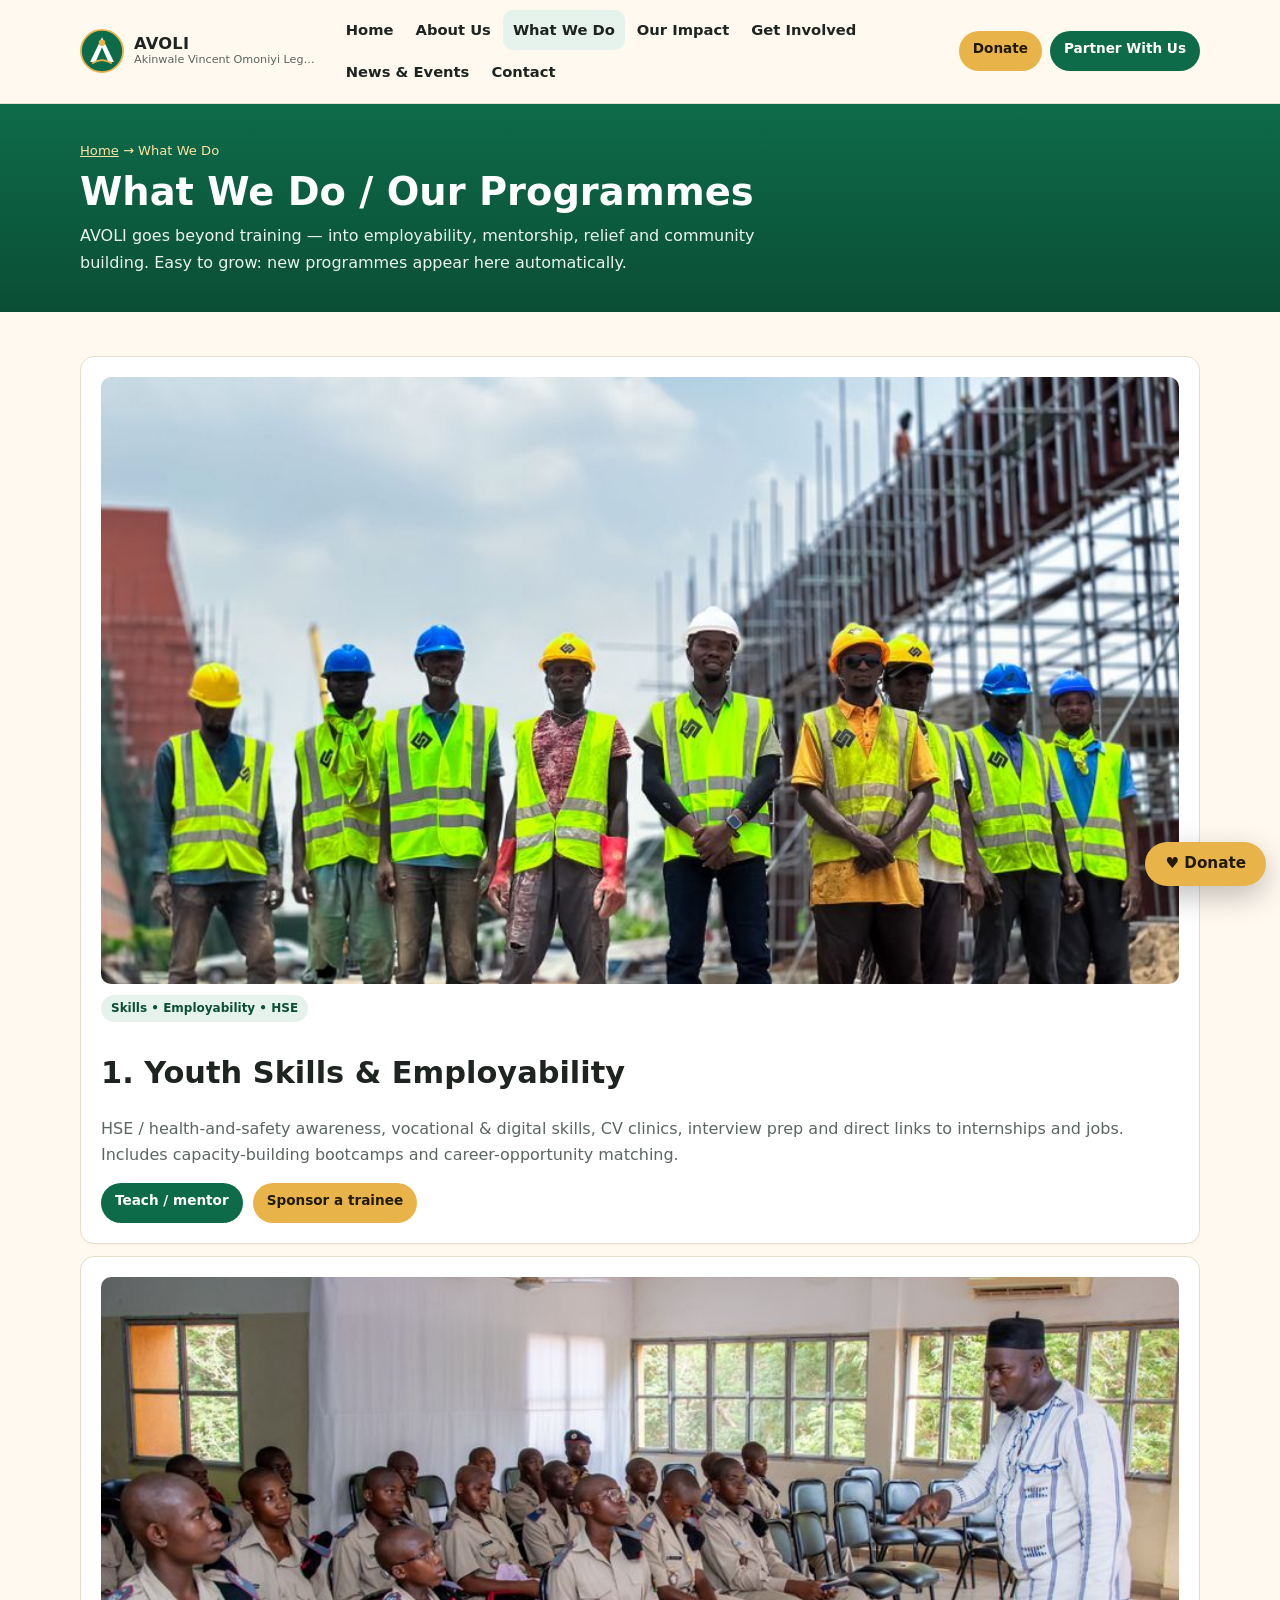
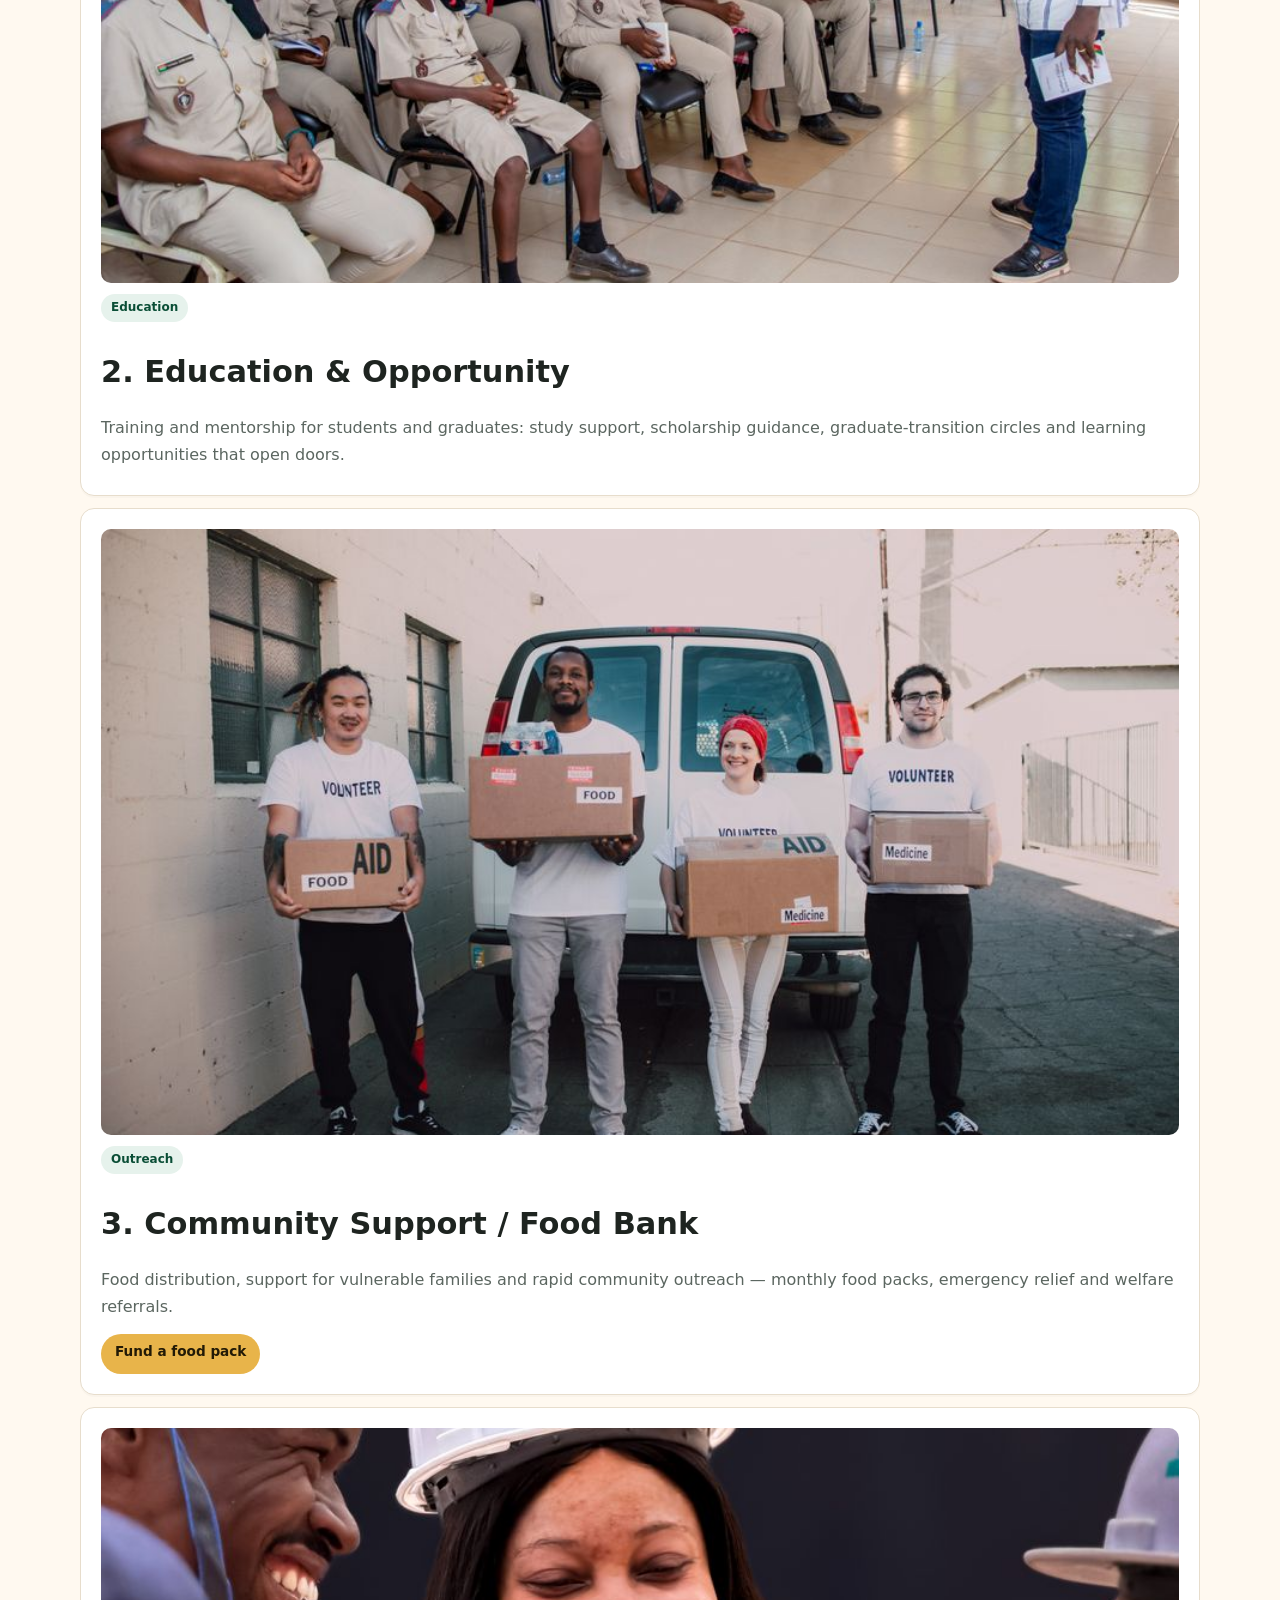
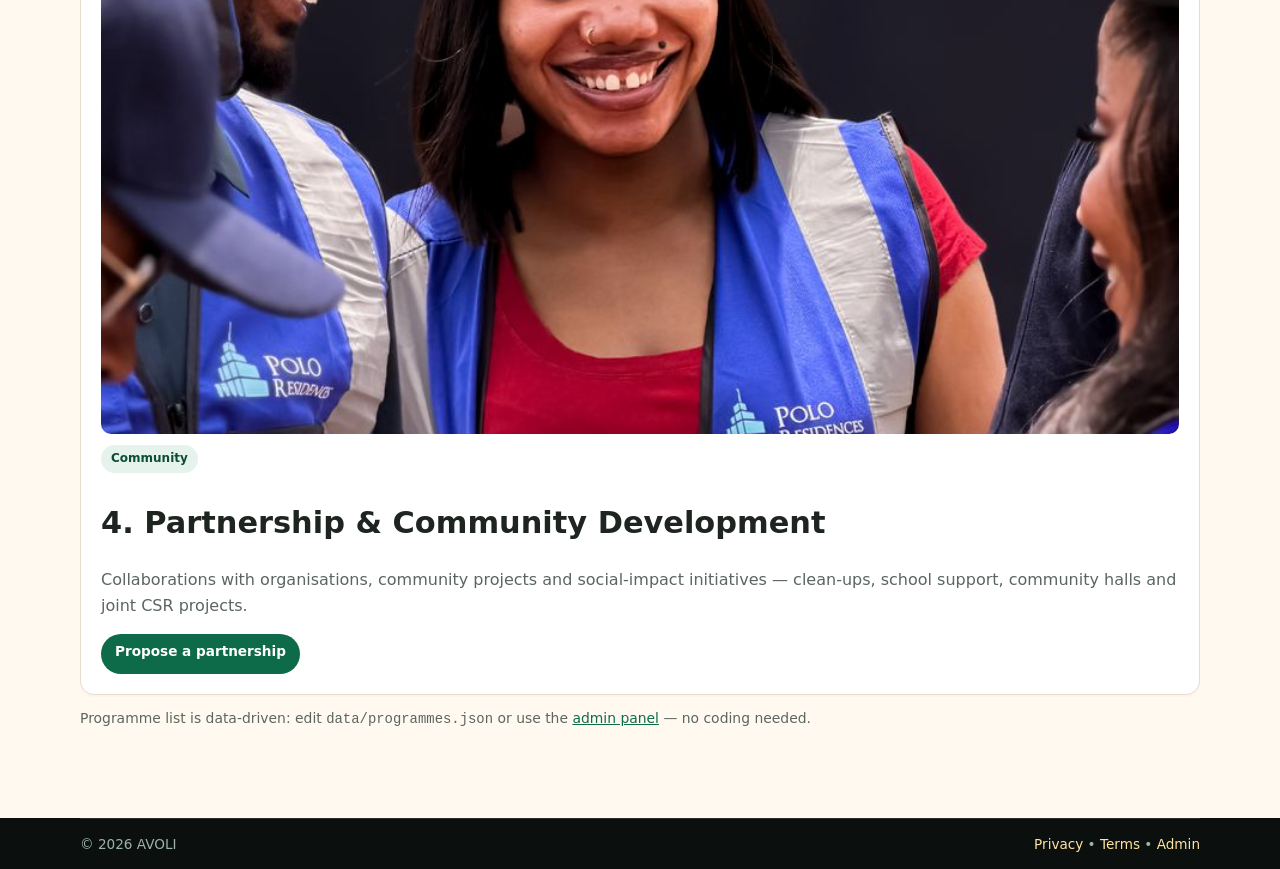
<file: what-we-do.html>
<!doctype html><html lang="en-NG"><head><meta charset="utf-8"><meta name="viewport" content="width=device-width,initial-scale=1">
<title>What We Do / Programmes — AVOLI</title><meta name="description" content="AVOLI programmes: Youth Skills & Employability, HSE training, Education & mentorship, Food Bank, Partnership & Community Development."><link rel="icon" href="assets/logo.svg"><link rel="manifest" href="manifest.webmanifest"><meta name="theme-color" content="#0E6B4A"><link rel="apple-touch-icon" href="apple-touch-icon.png"><link rel="stylesheet" href="css/style.css">
<meta property="og:title" content="What We Do — AVOLI"><meta property="og:description" content="Youth Skills & Employability, HSE training, Education, Food Bank and Community Development."><meta property="og:type" content="website"><meta property="og:url" content="https://avoli-website.vercel.app/what-we-do.html"><meta property="og:image" content="https://avoli-website.vercel.app/assets/img/social-card.png"><meta name="twitter:card" content="summary_large_image"><meta name="twitter:image" content="https://avoli-website.vercel.app/assets/img/social-card.png"></head>
<body><a class="skip" href="#main">Skip to content</a>
<header class="site-header"><div class="container header-inner">
<a class="brand" href="index.html"><img class="brand-mark" src="assets/logo.svg" alt="AVOLI logo"><span class="brand-text"><strong>AVOLI</strong><small>Akinwale Vincent Omoniyi Legacy Initiative</small></span></a>
<button class="nav-toggle">☰ Menu</button>
<nav class="main-nav"><ul><li><a href="index.html">Home</a></li><li><a href="about.html">About Us</a></li><li><a class="active" href="what-we-do.html">What We Do</a></li><li><a href="impact.html">Our Impact</a></li><li><a href="get-involved.html">Get Involved</a></li><li><a href="news.html">News & Events</a></li><li><a href="contact.html">Contact</a></li></ul></nav>
<div class="header-ctas"><a class="btn btn-gold btn-small" href="donate.html">Donate</a><a class="btn btn-primary btn-small" href="partner.html">Partner With Us</a></div></div></header>
<main id="main"><div class="page-hero"><div class="container"><div class="breadcrumb"><a href="index.html">Home</a> → What We Do</div><h1>What We Do / Our Programmes</h1><p>AVOLI goes beyond training — into employability, mentorship, relief and community building. Easy to grow: new programmes appear here automatically.</p></div></div>
<section class="block"><div class="container">
<div class="card" id="youth-skills"><img src="assets/img/hse-training.jpg" srcset="assets/img/hse-training-480.jpg 480w, assets/img/hse-training-800.jpg 800w, assets/img/hse-training.jpg 900w" sizes="(max-width:900px) 92vw, 1000px" alt="Workers in safety gear at a training site" loading="lazy" style="border-radius:10px;width:100%;object-fit:cover;aspect-ratio:16/9"><span class="tag">Skills • Employability • HSE</span><h2>1. Youth Skills & Employability</h2><p>HSE / health-and-safety awareness, vocational & digital skills, CV clinics, interview prep and direct links to internships and jobs. Includes capacity-building bootcamps and career-opportunity matching.</p><div class="btn-row"><a class="btn btn-primary btn-small" href="volunteer.html">Teach / mentor</a><a class="btn btn-gold btn-small" href="donate.html">Sponsor a trainee</a></div></div>
<div class="card" id="education" style="margin-top:12px"><img src="assets/img/prog-education.jpg" srcset="assets/img/prog-education-480.jpg 480w, assets/img/prog-education-800.jpg 800w, assets/img/prog-education.jpg 900w" sizes="(max-width:900px) 92vw, 1000px" alt="Instructor teaching students in a classroom" loading="lazy" style="border-radius:10px;width:100%;object-fit:cover;aspect-ratio:16/9"><span class="tag">Education</span><h2>2. Education & Opportunity</h2><p>Training and mentorship for students and graduates: study support, scholarship guidance, graduate-transition circles and learning opportunities that open doors.</p></div>
<div class="card" id="foodbank" style="margin-top:12px"><img src="assets/img/prog-foodbank.jpg" srcset="assets/img/prog-foodbank-480.jpg 480w, assets/img/prog-foodbank-800.jpg 800w, assets/img/prog-foodbank.jpg 900w" sizes="(max-width:900px) 92vw, 1000px" alt="Volunteers holding food aid boxes" loading="lazy" style="border-radius:10px;width:100%;object-fit:cover;aspect-ratio:16/9"><span class="tag">Outreach</span><h2>3. Community Support / Food Bank</h2><p>Food distribution, support for vulnerable families and rapid community outreach — monthly food packs, emergency relief and welfare referrals.</p><div class="btn-row"><a class="btn btn-gold btn-small" href="donate.html">Fund a food pack</a></div></div>
<div class="card" id="partnerships" style="margin-top:12px"><img src="assets/img/prog-community.jpg" srcset="assets/img/prog-community-480.jpg 480w, assets/img/prog-community-800.jpg 800w, assets/img/prog-community.jpg 900w" sizes="(max-width:900px) 92vw, 1000px" alt="Community project team collaborating outdoors" loading="lazy" style="border-radius:10px;width:100%;object-fit:cover;aspect-ratio:16/9"><span class="tag">Community</span><h2>4. Partnership & Community Development</h2><p>Collaborations with organisations, community projects and social-impact initiatives — clean-ups, school support, community halls and joint CSR projects.</p><div class="btn-row"><a class="btn btn-primary btn-small" href="partner.html">Propose a partnership</a></div></div>
<p class="muted small" style="margin-top:12px">Programme list is data-driven: edit <code>data/programmes.json</code> or use the <a href="admin/">admin panel</a> — no coding needed.</p>
</div></section></main>
<a class="btn btn-gold fab-donate" href="donate.html">♥ Donate</a>
<footer><div class="container foot-note"><span>© <span data-year>2026</span> AVOLI</span><span><a href="privacy.html">Privacy</a> • <a href="terms.html">Terms</a> • <a href="admin/">Admin</a></span></div></footer>
<script src="js/main.js"></script></body></html>
</file>
<file: css/style.css>
/* AVOLI — Akinwale Vincent Omoniyi Legacy Initiative
   Brand: Deep Emerald #0E6B4A | Gold #E8B44A | Warm paper #FFF9F0 | Charcoal #1E2420
   Mobile-first, fluid, no frameworks. Breakpoints: 600px (phablet) / 900px (tablet-desktop). */
:root{
  --green:#0E6B4A; --green-dark:#0A4E36; --green-soft:#E6F2EC;
  --gold:#E8B44A; --gold-dark:#C9962E; --paper:#FFF9F0; --card:#FFFFFF;
  --ink:#1E2420; --muted:#5B6660; --line:#E7DDCC;
  --radius:14px; --shadow:0 8px 28px rgba(14,107,74,.12);
  --max:1120px; --font:'Segoe UI',system-ui,-apple-system,Roboto,'Helvetica Neue',Arial,sans-serif;
  --tap:44px;
}
*{box-sizing:border-box}
html{scroll-behavior:smooth;-webkit-text-size-adjust:100%}
body{margin:0;font-family:var(--font);font-size:1rem;background:var(--paper);color:var(--ink);line-height:1.65;-webkit-font-smoothing:antialiased;overflow-x:clip}
img{max-width:100%;height:auto;display:block}
h1,h2,h3{overflow-wrap:break-word;hyphens:auto;line-height:1.22}
a{color:var(--green)}
a:focus-visible,button:focus-visible,input:focus-visible,select:focus-visible,textarea:focus-visible{outline:3px solid var(--gold);outline-offset:2px}
.container{width:min(var(--max),92%);margin-inline:auto}
.skip{position:absolute;left:-9999px}.skip:focus{left:8px;top:8px;background:#fff;padding:8px 12px;z-index:99}
/* Fluid type scale */
h1{font-size:clamp(1.9rem,1.2rem + 3.4vw,3.1rem)}
h2{font-size:clamp(1.35rem,1.05rem + 1.6vw,1.9rem)}
h3{font-size:clamp(1.05rem,.95rem + .6vw,1.25rem)}
/* Header */
.site-header{position:sticky;top:0;z-index:50;background:rgba(255,249,240,.97);backdrop-filter:blur(8px);border-bottom:1px solid var(--line)}
.header-inner{display:flex;align-items:center;gap:10px;padding:10px 0;flex-wrap:wrap}
.brand{display:flex;align-items:center;gap:10px;text-decoration:none;color:var(--ink);min-width:0;flex:1 1 auto}
.brand-mark{width:44px;height:44px;flex:0 0 44px}
.brand-text{min-width:0}
.brand-text strong{display:block;font-size:1.02rem;letter-spacing:.2px;line-height:1.1}
.brand-text small{display:block;color:var(--muted);font-size:.7rem;line-height:1.3;white-space:nowrap;overflow:hidden;text-overflow:ellipsis;max-width:52vw}
.nav-toggle{margin-left:auto;background:var(--green);color:#fff;border:0;border-radius:10px;padding:10px 14px;min-height:var(--tap);font-size:1rem;font-weight:700;cursor:pointer;-webkit-tap-highlight-color:transparent}
.main-nav{display:none;width:100%}
.main-nav.open{display:block}
.main-nav ul{list-style:none;margin:8px 0 0;padding:0;display:flex;flex-direction:column;gap:2px}
.main-nav a{display:flex;align-items:center;min-height:var(--tap);padding:8px 12px;border-radius:10px;text-decoration:none;color:var(--ink);font-weight:600}
.main-nav a:hover,.main-nav a.active{background:var(--green-soft)}
.header-ctas{display:none;gap:8px;margin-left:auto}
.btn{display:inline-block;border:0;cursor:pointer;text-decoration:none;font-weight:800;border-radius:999px;padding:12px 20px;min-height:var(--tap);font-size:.95rem;line-height:1.2;transition:transform .05s ease;-webkit-tap-highlight-color:transparent}
.btn:active{transform:scale(.98)}
.btn-primary{background:var(--green);color:#fff}
.btn-primary:hover{background:var(--green-dark)}
.btn-gold{background:var(--gold);color:#221A06}
.btn-gold:hover{background:var(--gold-dark);color:#fff}
.btn-outline{background:transparent;color:var(--green);border:2px solid var(--green)}
.btn-small{padding:9px 14px;min-height:40px;font-size:.85rem}
.btn-row{display:flex;flex-wrap:wrap;gap:10px;margin-top:14px}
/* Hero */
.hero{background:linear-gradient(180deg,#0E6B4A 0%,#0A4E36 100%);color:#fff;overflow:hidden}
.hero-inner{display:grid;gap:18px;padding:clamp(28px,6vw,54px) 0 clamp(26px,5vw,40px)}
.eyebrow{display:inline-block;background:rgba(232,180,74,.18);border:1px solid rgba(232,180,74,.6);color:#FFE3A3;font-weight:700;font-size:.75rem;letter-spacing:.6px;text-transform:uppercase;padding:6px 12px;border-radius:999px;max-width:100%}
.hero h1{line-height:1.12;margin:10px 0}
.hero p.lead{color:#EAF4EE;font-size:clamp(1rem,.92rem + .5vw,1.15rem);margin:0}
.hero-card{background:#fff;color:var(--ink);border-radius:var(--radius);box-shadow:var(--shadow);padding:clamp(14px,3vw,22px);min-width:0}
.hero-card h2{margin:.4em 0 .2em;font-size:1.1rem}
.stat-grid{display:grid;grid-template-columns:repeat(auto-fit,minmax(88px,1fr));gap:10px;margin-top:12px}
.stat{background:var(--green-soft);border-radius:12px;padding:10px 6px;text-align:center}
.stat strong{display:block;font-size:1.15rem;color:var(--green-dark)}
.stat span{font-size:.72rem;color:var(--muted)}
/* Sections */
section.block{padding:clamp(26px,5vw,44px) 0}
.section-head{max-width:720px;margin-bottom:16px}
.kicker{color:var(--green);font-weight:800;text-transform:uppercase;letter-spacing:.8px;font-size:.78rem}
.section-head h2{margin:.3em 0;line-height:1.25}
.section-head p{color:var(--muted);margin:0}
.grid{display:grid;gap:clamp(10px,2.5vw,16px)}
.cards-3{grid-template-columns:1fr}
.card{background:var(--card);border:1px solid var(--line);border-radius:var(--radius);padding:clamp(14px,3vw,20px);box-shadow:0 2px 0 rgba(0,0,0,.02);min-width:0}
.card h3{margin:.2em 0}
.card p{color:var(--muted);margin:.4em 0}
.card img{margin-bottom:10px}
.tag{display:inline-block;background:var(--green-soft);color:var(--green-dark);font-size:.75rem;font-weight:800;padding:4px 10px;border-radius:999px;margin-bottom:6px}
.programme-card img,.project-card img,.news-card img,.g-item img,.hero-card img{border-radius:10px;width:100%;object-fit:cover;aspect-ratio:16/9;background:var(--green-soft)}
.mission-vision{display:grid;gap:14px}
.mv{background:var(--green-dark);color:#fff;border-radius:var(--radius);padding:clamp(16px,3.5vw,24px)}
.mv.gold{background:#2A2111;border:1px solid var(--gold)}
.mv h3{margin-top:0;color:var(--gold)}
.cta-band{background:var(--gold);border-radius:var(--radius);padding:clamp(18px,4vw,30px);text-align:center}
.cta-band h2{margin:0 0 6px}
.cta-band p{margin:0 0 12px;color:#4a3a10}
.cta-band .btn-row{justify-content:center}
/* Projects */
.impact-list{display:grid;gap:12px}
.project-card{display:grid;gap:12px}
.project-card img{margin:0}
.meta{display:flex;flex-wrap:wrap;gap:6px 12px;font-size:.82rem;color:var(--muted)}
.meta b{color:var(--ink)}
/* Forms */
form.fieldset{background:#fff;border:1px solid var(--line);border-radius:var(--radius);padding:clamp(14px,3vw,22px);display:grid;gap:12px;min-width:0}
label{font-weight:700;font-size:.9rem;display:grid;gap:6px;min-width:0}
input,select,textarea{font:inherit;font-size:1rem;padding:12px;border-radius:10px;border:1.5px solid #D8CDB6;background:#fff;width:100%;max-width:100%}
input:focus,select:focus,textarea:focus{outline:3px solid rgba(232,180,74,.4);border-color:var(--green)}
.hint{font-size:.82rem;color:var(--muted);font-weight:400}
.bank-box{background:var(--green-dark);color:#fff;border-radius:var(--radius);padding:clamp(16px,3.5vw,22px);overflow-wrap:break-word}
.bank-box code{background:rgba(255,255,255,.14);padding:2px 8px;border-radius:6px;overflow-wrap:anywhere}
/* Gallery */
.g-grid{display:grid;grid-template-columns:repeat(2,1fr);gap:10px}
.g-item{background:#fff;border:1px solid var(--line);border-radius:12px;overflow:hidden;min-width:0}
.g-item figcaption{padding:8px 10px;font-size:.78rem;color:var(--muted)}
.filter-row{display:flex;flex-wrap:wrap;gap:8px;margin:12px 0}
.chip{border:1.5px solid var(--green);background:#fff;color:var(--green);border-radius:999px;padding:8px 14px;min-height:40px;font-weight:700;cursor:pointer;font-size:.85rem;-webkit-tap-highlight-color:transparent}
.chip.on{background:var(--green);color:#fff}
/* News */
.news-grid{display:grid;gap:14px;grid-template-columns:1fr}
/* Tables that can't overflow on small phones */
table.info{width:100%;border-collapse:collapse;background:#fff;border-radius:12px;overflow:hidden;font-size:.9rem}
table.info th,table.info td{text-align:left;padding:10px 12px;border-bottom:1px solid var(--line);vertical-align:top;overflow-wrap:anywhere;hyphens:auto}
table.info th{width:32%;color:var(--green-dark)}
/* Footer */
footer{background:#0B0F0D;color:#D9E5DE;margin-top:30px}
.footer-grid{display:grid;gap:14px 16px;padding:26px 0 20px;grid-template-columns:1fr 1fr}
.footer-grid>div:first-child{grid-column:1/-1;background:rgba(255,255,255,.04);border:1px solid rgba(255,255,255,.1);border-radius:12px;padding:14px}
.footer-grid>div:last-child{grid-column:1/-1}
.footer-grid h3{margin:0 0 4px;font-size:1.05rem}
.footer-grid h4{font-size:.76rem;text-transform:uppercase;letter-spacing:1px;color:var(--gold);margin:2px 0 2px;padding-bottom:6px;border-bottom:1px solid rgba(232,180,74,.35)}
.footer-grid p{margin:6px 0}
.footer-grid p.small{line-height:1.85}
.footer-grid p a{display:inline-block;padding:3px 0}
footer a{color:#FFE3A3;text-decoration:none}
footer a:hover{text-decoration:underline}
.foot-note{border-top:1px solid rgba(255,255,255,.14);padding:14px 0;font-size:.85rem;color:#9DB3A8;display:flex;flex-wrap:wrap;gap:8px;justify-content:space-between}
/* Floating donate */
.fab-donate{position:fixed;right:14px;bottom:calc(14px + env(safe-area-inset-bottom,0px));z-index:60;box-shadow:0 10px 30px rgba(0,0,0,.25)}
/* Inner page hero */
.page-hero{background:linear-gradient(180deg,#0E6B4A,#0A4E36);color:#fff;padding:clamp(22px,5vw,36px) 0}
.page-hero h1{margin:.2em 0;font-size:clamp(1.6rem,1.2rem + 2.4vw,2.4rem)}
.page-hero p{margin:0;color:#EAF4EE;max-width:720px}
.breadcrumb{font-size:.82rem;color:#FFE3A3}.breadcrumb a{color:#FFE3A3}
/* Admin */
.admin-wrap{display:grid;gap:14px}
.admin-nav{position:sticky;top:64px}
.tabs{display:flex;gap:8px;margin:12px 0;overflow-x:auto;padding-bottom:4px;-webkit-overflow-scrolling:touch}
.tabs .chip{flex:0 0 auto}
textarea.code{font-family:Consolas,monospace;font-size:.8rem;min-height:220px}
/* Map + media */
iframe{max-width:100%}
/* Utilities */
.muted{color:var(--muted)}
.small{font-size:.87rem}
.notice{background:#FFF4D6;border:1px solid var(--gold);border-radius:12px;padding:12px 14px;overflow-wrap:break-word}
.success{background:#E6F2EC;border:1px solid var(--green);border-radius:12px;padding:12px 14px}
/* ——— Small phones: thumb-friendly full-width CTAs ——— */
@media(max-width:599px){
  .hero .btn-row .btn,.cta-band .btn-row .btn{flex:1 1 140px;text-align:center}
  .g-item figcaption{font-size:.72rem}
}
/* ——— Phablet / small tablet ——— */
@media(min-width:600px){
  .cards-3{grid-template-columns:repeat(2,1fr)}
  .news-grid{grid-template-columns:repeat(2,1fr)}
  .g-grid{grid-template-columns:repeat(auto-fill,minmax(200px,1fr))}
  .footer-grid{grid-template-columns:repeat(2,1fr)}
  .mission-vision{grid-template-columns:1fr 1fr}
  .brand-text small{max-width:none}
}
/* ——— Tablet landscape / desktop ——— */
@media(min-width:900px){
  .nav-toggle{display:none}
  .header-inner{flex-wrap:nowrap}
  .main-nav{display:block !important;width:auto;margin-left:8px;flex:0 1 auto}
  .main-nav ul{flex-direction:row;flex-wrap:wrap;margin:0}
  .main-nav a{padding:8px 10px;font-size:.92rem;min-height:0}
  .header-ctas{display:flex;flex:0 0 auto}
  .hero-inner{grid-template-columns:1.05fr .95fr;align-items:center}
  .cards-3{grid-template-columns:repeat(3,1fr)}
  .grid-2{grid-template-columns:1fr 1fr}
  .grid-4{grid-template-columns:repeat(4,1fr)}
  .project-card{grid-template-columns:minmax(240px,320px) 1fr;align-items:start}
  .news-grid{grid-template-columns:repeat(3,1fr)}
  .g-grid{grid-template-columns:repeat(3,1fr)}
  .footer-grid{grid-template-columns:1.3fr 1fr 1fr 1fr;gap:18px}
  .footer-grid>div:first-child{grid-column:auto;background:none;border:0;padding:0}
  .footer-grid>div:last-child{grid-column:auto}
  .split{grid-template-columns:1fr 1fr;align-items:start}
}
/* ——— Wide screens: cap + breathe ——— */
@media(min-width:1300px){
  section.block{padding:52px 0}
  .hero-inner{gap:40px}
}
/* Gift catalog + pay band */
.pay-band{margin-bottom:6px}
.gift-grid{display:grid;gap:10px;grid-template-columns:repeat(auto-fill,minmax(160px,1fr))}
.gift{background:#fff;border:2px solid var(--line);border-radius:12px;padding:14px 12px;text-align:center;display:grid;gap:6px;justify-items:center;align-content:start}
.gift .emoji{font-size:2rem;line-height:1}
.gift h3{margin:0;font-size:1rem}
.gift .price{font-size:1.3rem;font-weight:800;color:var(--green-dark)}
.gift p{margin:0}
.gift.picked{border-color:var(--green);background:var(--green-soft)}
.gift [data-give-item].picked{background:var(--green);color:#fff}
.qr-wrap{display:flex;gap:14px;align-items:center;margin-top:12px;background:rgba(255,255,255,.08);border-radius:12px;padding:12px}
.qr-wrap img{width:120px;flex:0 0 120px;border-radius:8px;background:#fff;padding:6px}
/* One-click install banner */
.pwa-bar{position:fixed;left:10px;right:10px;bottom:calc(10px + env(safe-area-inset-bottom,0px));z-index:70;display:flex;align-items:center;gap:10px;background:#0B0F0D;color:#fff;border:1px solid var(--gold);border-radius:14px;padding:10px 12px;box-shadow:0 12px 32px rgba(0,0,0,.35);max-width:560px;margin-inline:auto}
.pwa-bar img{width:40px;height:40px;flex:0 0 40px}
.pwa-bar div{display:grid;gap:2px;min-width:0;flex:1}
.pwa-bar strong{font-size:.92rem}
.pwa-bar span{font-size:.78rem;color:#B9CFC4}
.pwa-bar .btn{flex:0 0 auto}
.pwa-x{background:transparent;border:0;color:#9DB3A8;font-size:1.1rem;cursor:pointer;min-width:var(--tap);min-height:var(--tap)}
body.pwa-show .fab-donate{bottom:calc(132px + env(safe-area-inset-bottom,0px))}
@media print{.site-header,.fab-donate,.cta-band,.btn-row,.pwa-bar{display:none}}
@media(prefers-reduced-motion:reduce){html{scroll-behavior:auto}*{transition:none !important}}
</file>
